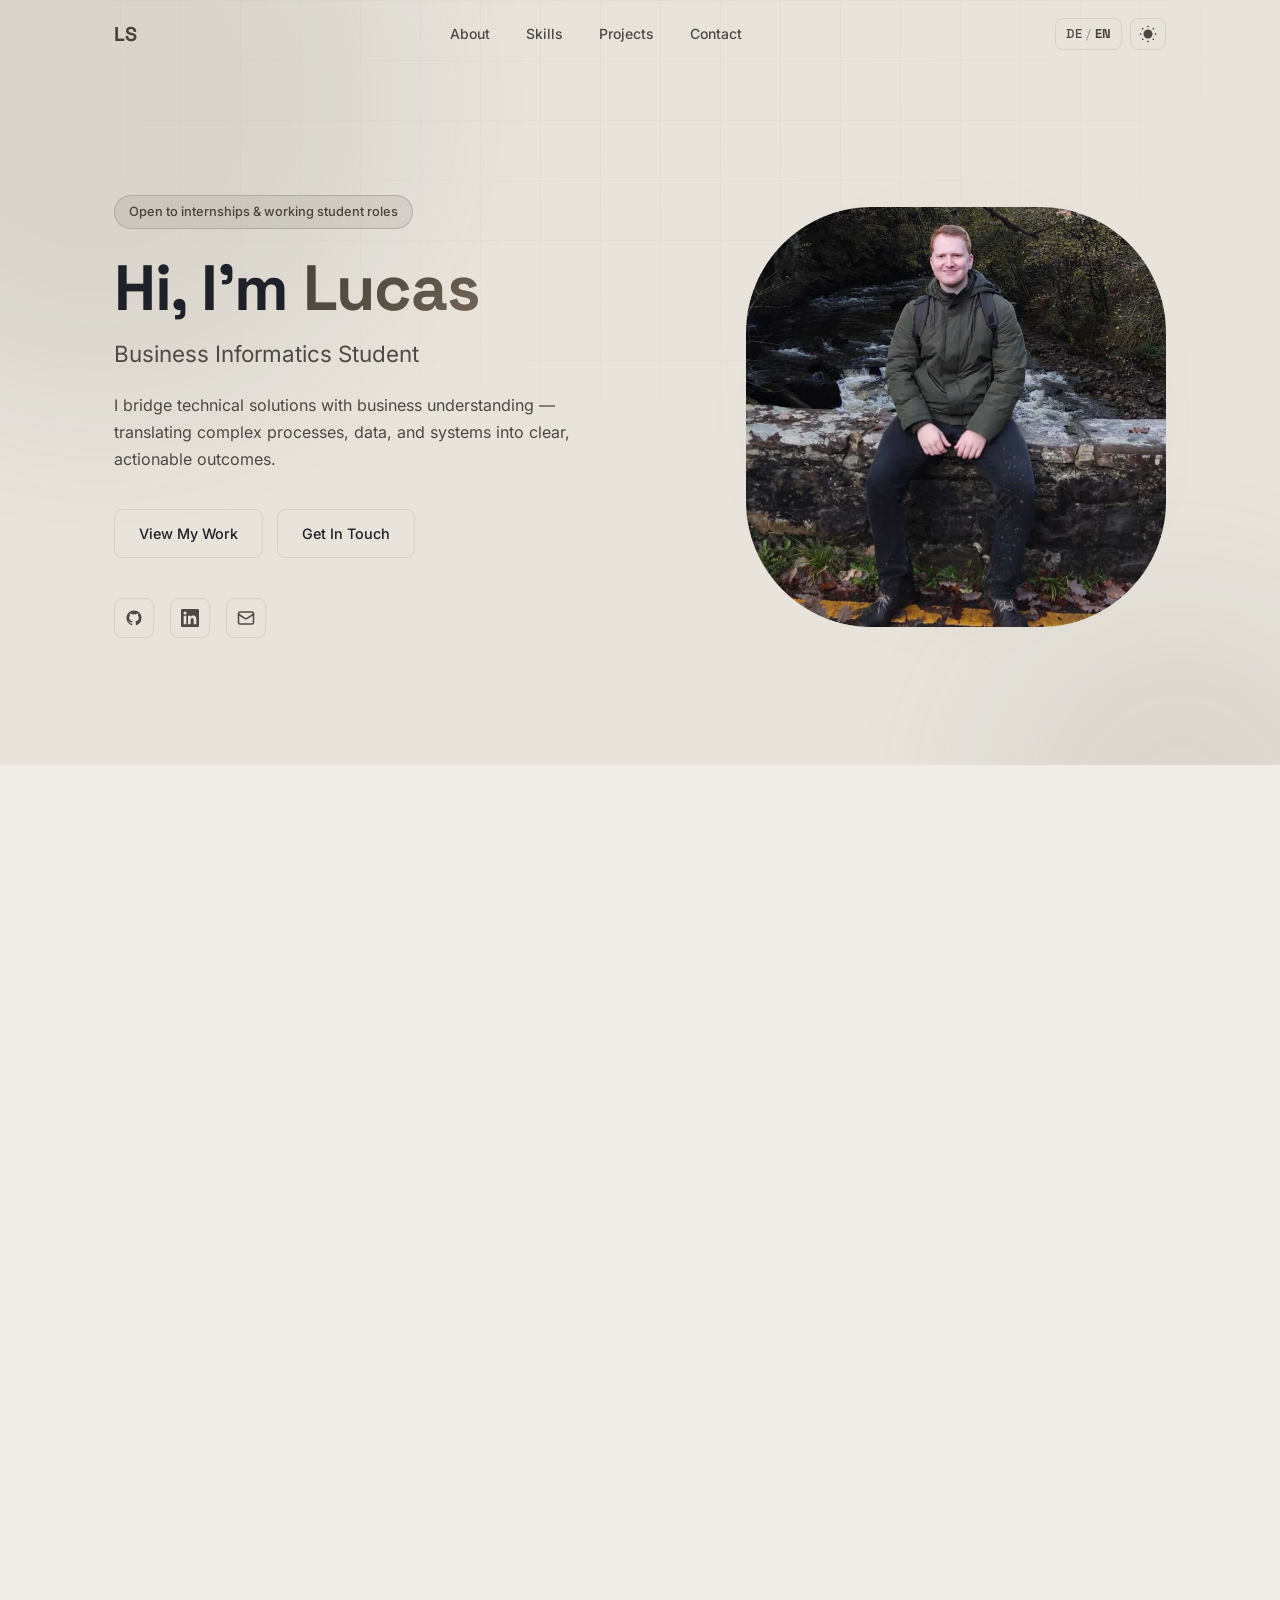
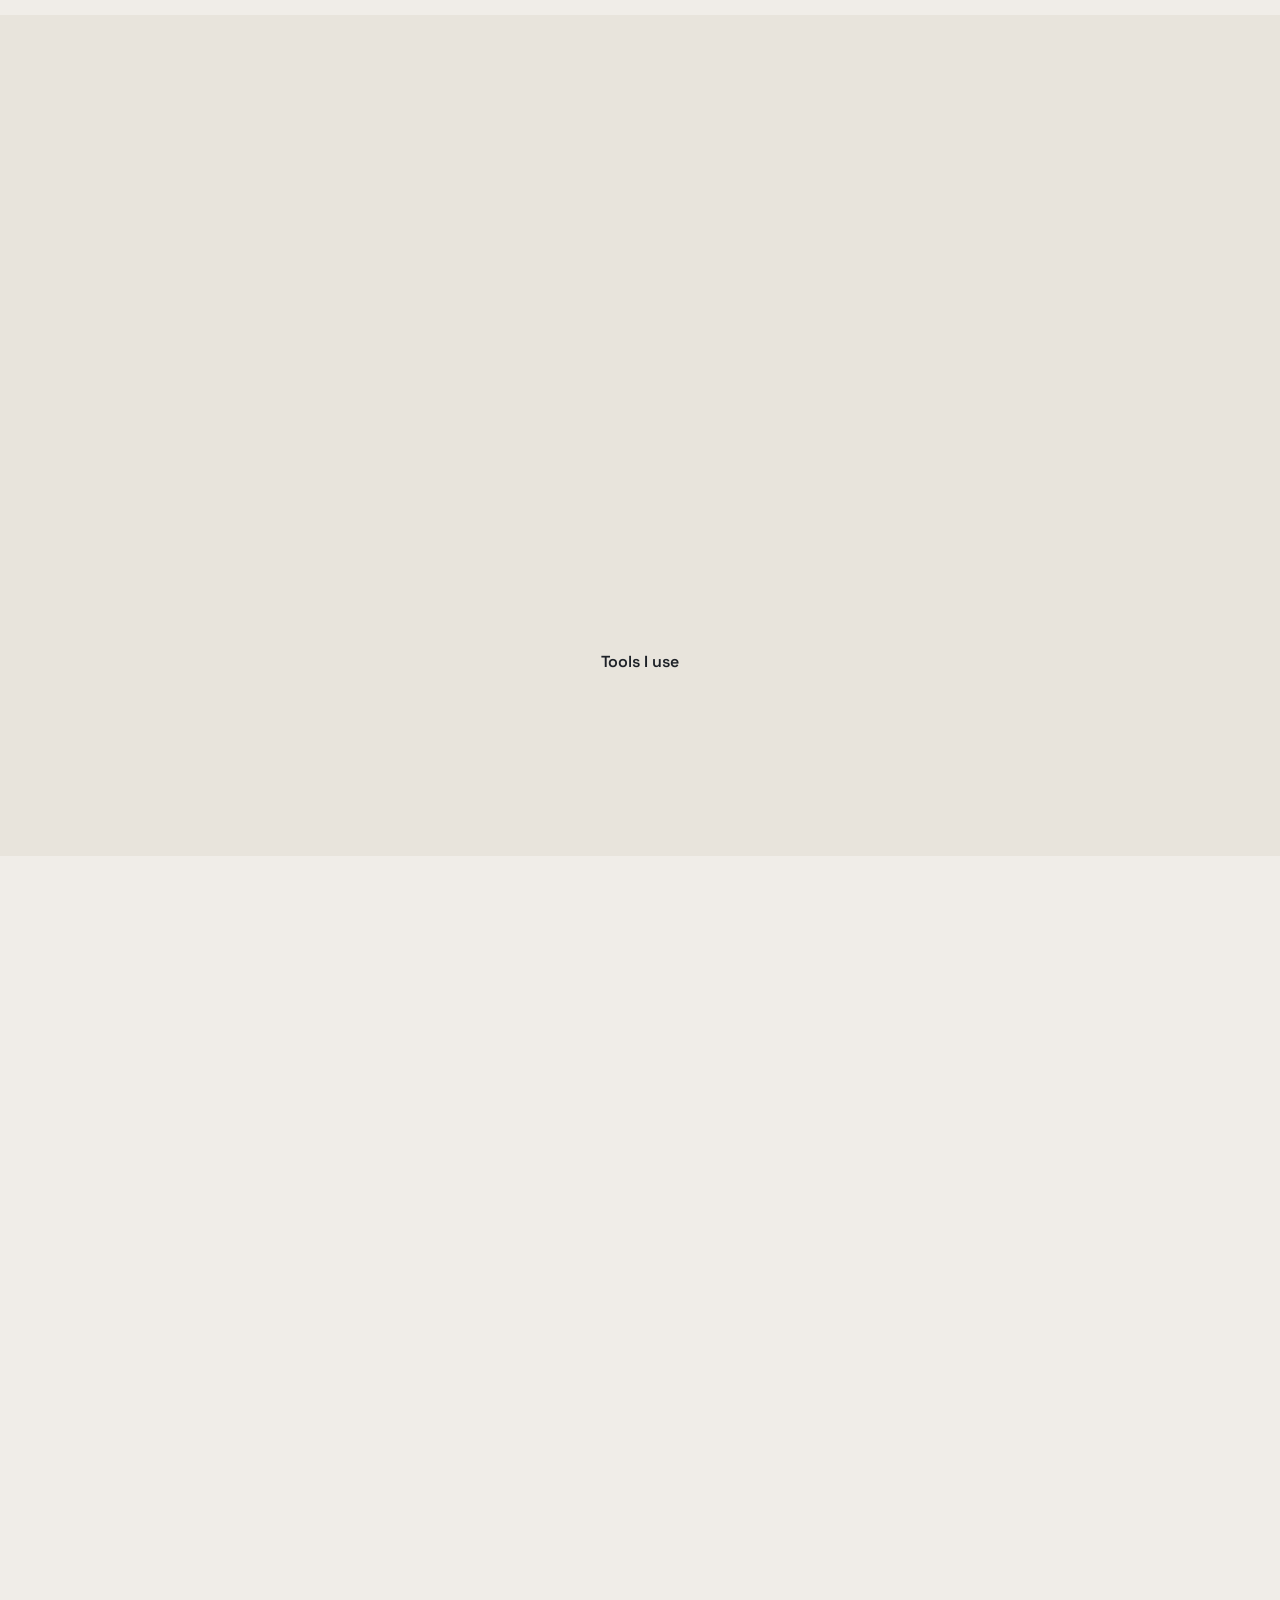
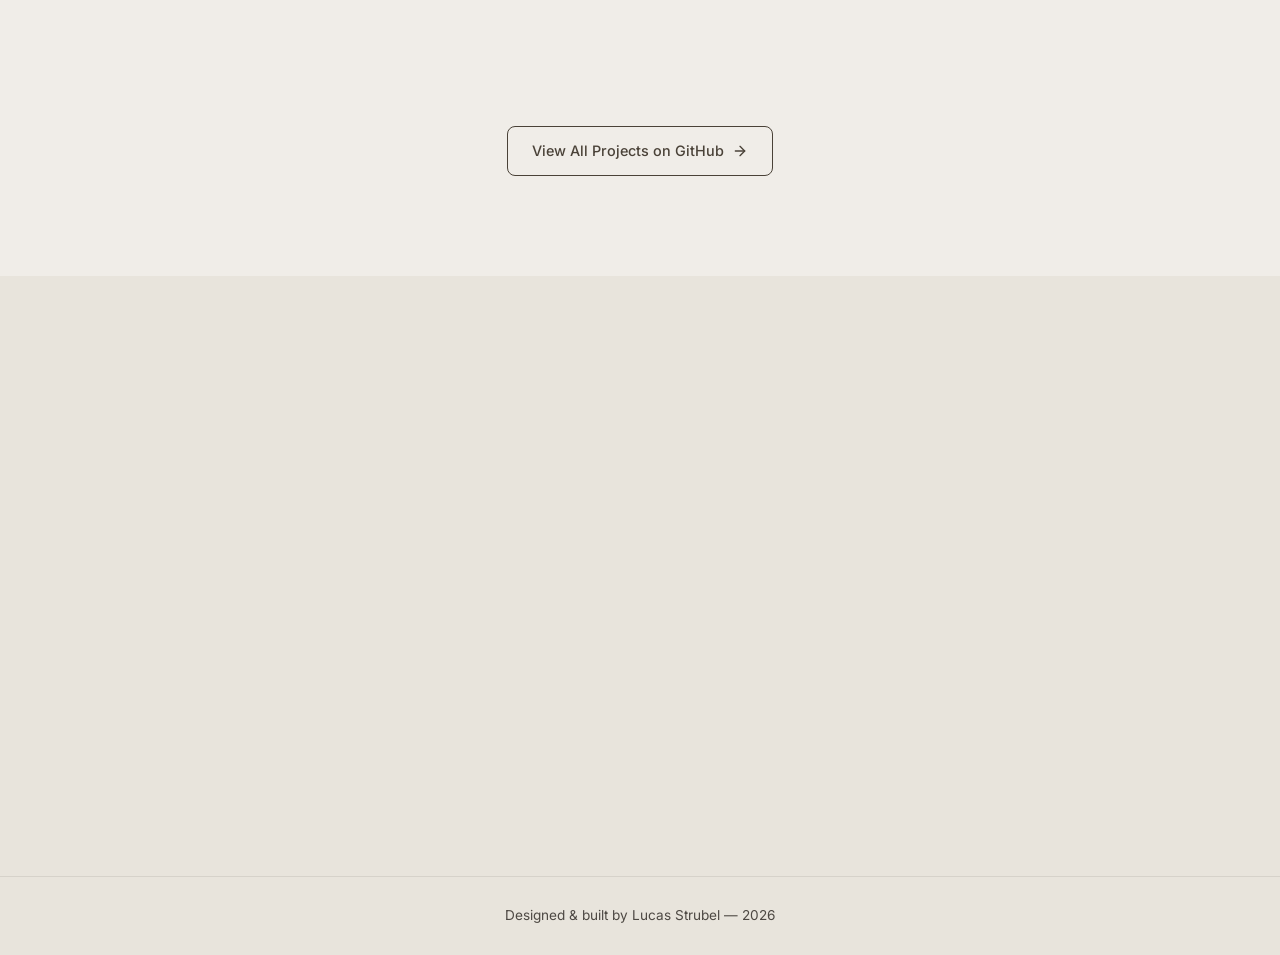
<file: index.html>
<!DOCTYPE html>
<html lang="en">

<head>
  <meta charset="UTF-8" />
  <meta http-equiv="Content-Security-Policy" content="default-src 'self'; script-src 'self'; style-src 'self'; img-src 'self' data:; font-src 'self'; connect-src 'self'; object-src 'none'; base-uri 'self'; form-action 'none'" />
  <meta name="referrer" content="strict-origin-when-cross-origin" />
  <script src="init.js"></script>
  <meta name="viewport" content="width=device-width, initial-scale=1.0" />
  <title>Lucas Strubel — Portfolio</title>
  <meta name="description" content="Lucas Strubel, business informatics student: projects such as Faktura, skills in software engineering, data and process analysis." />
  <link rel="icon" type="image/png" href="favicon.png" />
  <link rel="apple-touch-icon" href="apple-touch-icon.png" />
  <link rel="canonical" href="https://lucasstrubel.me/" />
  <meta property="og:type" content="website" />
  <meta property="og:site_name" content="Lucas Strubel" />
  <meta property="og:title" content="Lucas Strubel — Portfolio" />
  <meta property="og:description" content="Lucas Strubel, business informatics student: projects such as Faktura, skills in software engineering, data and process analysis." />
  <meta property="og:url" content="https://lucasstrubel.me/" />
  <meta property="og:image" content="https://lucasstrubel.me/assets/og-image-v2.jpg" />
  <meta property="og:image:width" content="1200" />
  <meta property="og:image:height" content="630" />
  <meta property="og:image:alt" content="Lucas Strubel — Business Informatics Student · lucasstrubel.me" />
  <meta property="og:locale" content="en_US" />
  <meta property="og:locale:alternate" content="de_DE" />
  <meta name="twitter:card" content="summary_large_image" />
  <link rel="preload" href="assets/fonts/inter-latin.woff2" as="font" type="font/woff2" crossorigin />
  <link rel="preload" href="assets/fonts/space-grotesk-latin.woff2" as="font" type="font/woff2" crossorigin />
  <link rel="stylesheet" href="style.css" />
  <script type="application/ld+json">
  {
    "@context": "https://schema.org",
    "@type": "Person",
    "name": "Lucas Strubel",
    "url": "https://lucasstrubel.me/",
    "jobTitle": "Business Informatics Student",
    "affiliation": {
      "@type": "CollegeOrUniversity",
      "name": "Technische Hochschule Mannheim"
    },
    "sameAs": [
      "https://github.com/lucasstrubel",
      "https://linkedin.com/in/lucasstrubel"
    ]
  }
  </script>
</head>

<body>

  <a class="skip-link" href="#main" data-i18n="a11y.skip">Skip to content</a>

  <!-- Navigation -->
  <nav class="nav" id="nav">
    <div class="nav-inner">
      <a href="#hero" class="nav-logo">LS</a>
      <ul class="nav-links" id="navLinks">
        <li><a href="#about" data-i18n="nav.about">About</a></li>
        <li><a href="#skills" data-i18n="nav.skills">Skills</a></li>
        <li><a href="#projects" data-i18n="nav.projects">Projects</a></li>
        <li><a href="#contact" data-i18n="nav.contact">Contact</a></li>
      </ul>
      <div class="nav-actions">
      <button class="lang-toggle" id="langToggle" aria-label="DE/EN – Switch language" data-i18n-attr="aria-label:a11y.lang">
        <span class="lang-opt-de">DE</span><span class="lang-sep">/</span><span class="lang-opt-en">EN</span>
      </button>
      <button class="theme-toggle" id="themeToggle" aria-label="Switch color theme" data-i18n-attr="aria-label:a11y.theme">
        <svg class="icon-moon" viewBox="0 0 24 24" xmlns="http://www.w3.org/2000/svg">
          <path d="M21 12.79A9 9 0 1 1 11.21 3a7 7 0 0 0 9.79 9.79z" />
        </svg>
        <svg class="icon-sun" viewBox="0 0 24 24" xmlns="http://www.w3.org/2000/svg" stroke="currentColor"
          stroke-width="2" fill="none">
          <circle cx="12" cy="12" r="5" />
          <line x1="12" y1="1" x2="12" y2="3" />
          <line x1="12" y1="21" x2="12" y2="23" />
          <line x1="4.22" y1="4.22" x2="5.64" y2="5.64" />
          <line x1="18.36" y1="18.36" x2="19.78" y2="19.78" />
          <line x1="1" y1="12" x2="3" y2="12" />
          <line x1="21" y1="12" x2="23" y2="12" />
          <line x1="4.22" y1="19.78" x2="5.64" y2="18.36" />
          <line x1="18.36" y1="5.64" x2="19.78" y2="4.22" />
        </svg>
      </button>
      </div>
      <button class="nav-toggle" id="navToggle" aria-expanded="false" aria-controls="navLinks" aria-label="Toggle menu" data-i18n-attr="aria-label:a11y.menu">
        <span></span><span></span><span></span>
      </button>
    </div>
  </nav>

  <main id="main">

  <!-- Hero -->
  <section class="hero" id="hero">
    <div class="hero-bg">
      <div class="hero-grid"></div>
      <div class="hero-blob blob-1"></div>
      <div class="hero-blob blob-2"></div>
    </div>
    <div class="hero-content">
      <div class="hero-badge" data-i18n="hero.badge">Open to internships &amp; working student roles</div>
      <h1 class="hero-title" data-i18n="hero.title">Hi, I'm <span class="gradient-text">Lucas</span></h1>
      <p class="hero-subtitle" data-i18n="hero.subtitle">Business Informatics Student</p>
      <p class="hero-description" data-i18n="hero.desc">I bridge technical solutions with business understanding — translating complex processes, data, and systems into clear, actionable outcomes.</p>
      <div class="hero-actions">
        <a href="#projects" class="btn btn-primary" data-i18n="hero.work">View My Work</a>
        <a href="#contact" class="btn btn-ghost" data-i18n="hero.contact">Get In Touch</a>
      </div>
      <div class="hero-socials">
        <a href="https://github.com/lucasstrubel" target="_blank" rel="noopener" aria-label="GitHub">
          <svg viewBox="0 0 24 24" fill="currentColor">
            <path
              d="M12 2C6.477 2 2 6.484 2 12.017c0 4.425 2.865 8.18 6.839 9.504.5.092.682-.217.682-.483 0-.237-.008-.868-.013-1.703-2.782.605-3.369-1.343-3.369-1.343-.454-1.158-1.11-1.466-1.11-1.466-.908-.62.069-.608.069-.608 1.003.07 1.531 1.032 1.531 1.032.892 1.53 2.341 1.088 2.91.832.092-.647.35-1.088.636-1.338-2.22-.253-4.555-1.113-4.555-4.951 0-1.093.39-1.988 1.029-2.688-.103-.253-.446-1.272.098-2.65 0 0 .84-.27 2.75 1.026A9.564 9.564 0 0112 6.844c.85.004 1.705.115 2.504.337 1.909-1.296 2.747-1.027 2.747-1.027.546 1.379.202 2.398.1 2.651.64.7 1.028 1.595 1.028 2.688 0 3.848-2.339 4.695-4.566 4.943.359.309.678.92.678 1.855 0 1.338-.012 2.419-.012 2.747 0 .268.18.58.688.482A10.019 10.019 0 0022 12.017C22 6.484 17.522 2 12 2z" />
          </svg>
        </a>
        <a href="https://linkedin.com/in/lucasstrubel" target="_blank" rel="noopener" aria-label="LinkedIn">
          <svg viewBox="0 0 24 24" fill="currentColor">
            <path
              d="M20.447 20.452h-3.554v-5.569c0-1.328-.027-3.037-1.852-3.037-1.853 0-2.136 1.445-2.136 2.939v5.667H9.351V9h3.414v1.561h.046c.477-.9 1.637-1.85 3.37-1.85 3.601 0 4.267 2.37 4.267 5.455v6.286zM5.337 7.433a2.062 2.062 0 01-2.063-2.065 2.064 2.064 0 112.063 2.065zm1.782 13.019H3.555V9h3.564v11.452zM22.225 0H1.771C.792 0 0 .774 0 1.729v20.542C0 23.227.792 24 1.771 24h20.451C23.2 24 24 23.227 24 22.271V1.729C24 .774 23.2 0 22.222 0h.003z" />
          </svg>
        </a>
        <a href="mailto:lucas.strubel.business@gmail.com" aria-label="E-Mail">
          <svg viewBox="0 0 24 24" fill="none" stroke="currentColor" stroke-width="2" stroke-linecap="round"
            stroke-linejoin="round">
            <rect x="2" y="4" width="20" height="16" rx="2" />
            <path d="m22 7-8.97 5.7a1.94 1.94 0 0 1-2.06 0L2 7" />
          </svg>
        </a>
      </div>
    </div>
    <div class="hero-image">
      <div class="hero-image-wrapper">
        <img src="assets/picture2-400.webp" srcset="assets/picture2-400.webp 400w, assets/picture2.webp 800w"
          sizes="(max-width: 600px) 240px, (max-width: 900px) 300px, 420px"
          alt="Lucas Strubel" width="800" height="800" fetchpriority="high" />
        <div class="hero-image-glow"></div>
      </div>
    </div>
  </section>

  <!-- About -->
  <section class="section section-dark" id="about">
    <div class="container">
      <div class="section-header">
        <span class="section-tag" data-i18n="about.tag">Who I Am</span>
        <h2 class="section-title" data-i18n="about.title">About Me</h2>
      </div>
      <div class="about-grid">
        <div class="about-text-col">
          <p class="about-lead" data-i18n="about.lead">I'm a Business Informatics student who connects technical depth with business thinking. I turn complex processes, data, and systems into clear, pragmatic solutions for real organisational challenges.</p>
          <p class="about-body" data-i18n="about.body">Through personal projects, team labs, and coursework I've built the habit of structuring ambiguous problems, explaining them simply, and delivering results that are actually usable. When I'm not studying or coding, you'll find me somewhere outdoors.</p>
          <ul class="about-highlights">
            <li class="about-highlight">
              <svg viewBox="0 0 24 24" fill="none" stroke="currentColor" stroke-width="1.5" stroke-linecap="round"
                stroke-linejoin="round" aria-hidden="true">
                <polyline points="16 18 22 12 16 6" />
                <polyline points="8 6 2 12 8 18" />
              </svg>
              <h3 data-i18n="about.hl.lang.title">Languages</h3>
              <p>Java, Python, JavaScript, SQL, PHP, CSS</p>
            </li>
            <li class="about-highlight">
              <svg viewBox="0 0 24 24" fill="none" stroke="currentColor" stroke-width="1.5" stroke-linecap="round"
                stroke-linejoin="round" aria-hidden="true">
                <path d="M21 15a2 2 0 0 1-2 2H7l-4 4V5a2 2 0 0 1 2-2h14a2 2 0 0 1 2 2z" />
              </svg>
              <h3>Soft Skills</h3>
              <p data-i18n="about.hl.soft.text">Problem solving, communication, analytical thinking</p>
            </li>
            <li class="about-highlight">
              <svg viewBox="0 0 24 24" fill="none" stroke="currentColor" stroke-width="1.5" stroke-linecap="round"
                stroke-linejoin="round" aria-hidden="true">
                <rect x="2" y="7" width="20" height="14" rx="2" />
                <path d="M16 7V5a2 2 0 0 0-2-2h-4a2 2 0 0 0-2 2v2" />
                <line x1="2" y1="13" x2="22" y2="13" />
              </svg>
              <h3 data-i18n="about.hl.proj.title">Projects</h3>
              <p data-i18n="about.hl.proj.text">including <a href="projects/faktura.html">Faktura</a></p>
            </li>
          </ul>
          <a href="assets/Lebenslauf_Lucas_Strubel.pdf" download class="btn btn-outline">
            <svg viewBox="0 0 24 24" fill="none" stroke="currentColor" stroke-width="2" stroke-linecap="round"
              stroke-linejoin="round">
              <path d="M21 15v4a2 2 0 0 1-2 2H5a2 2 0 0 1-2-2v-4" />
              <polyline points="7 10 12 15 17 10" />
              <line x1="12" y1="15" x2="12" y2="3" />
            </svg>
            <span data-i18n="about.cv">Download CV</span>
          </a>
        </div>
      </div>
    </div>
  </section>

  <!-- Skills -->
  <section class="section" id="skills">
    <div class="container">
      <div class="section-header">
        <span class="section-tag" data-i18n="skills.tag">What I Use</span>
        <h2 class="section-title" data-i18n="skills.title">Skills &amp; Tools</h2>
      </div>
      <div class="skills-grid">
        <div class="skill-card">
          <div class="skill-icon">
            <svg viewBox="0 0 24 24" fill="none" stroke="currentColor" stroke-width="1.5">
              <polyline points="16 18 22 12 16 6" />
              <polyline points="8 6 2 12 8 18" />
            </svg>
          </div>
          <h3>Software Engineering</h3>
          <div class="skill-tags">
            <span>Java</span>
            <span>Python</span>
            <span>Claude Code</span>
            <span>Codex</span>
            <span>Git</span>
          </div>
        </div>
        <div class="skill-card">
          <div class="skill-icon">
            <svg viewBox="0 0 24 24" fill="none" stroke="currentColor" stroke-width="1.5">
              <ellipse cx="12" cy="5" rx="9" ry="3" />
              <path d="M21 12c0 1.66-4 3-9 3s-9-1.34-9-3" />
              <path d="M3 5v14c0 1.66 4 3 9 3s9-1.34 9-3V5" />
            </svg>
          </div>
          <h3 data-i18n="skills.webdata">Web &amp; Databases</h3>
          <div class="skill-tags">
            <span>HTML</span>
            <span>CSS</span>
            <span>JavaScript</span>
            <span>PHP</span>
            <span>SQL</span>
          </div>
        </div>
        <div class="skill-card">
          <div class="skill-icon">
            <svg viewBox="0 0 24 24" fill="none" stroke="currentColor" stroke-width="1.5">
              <circle cx="5" cy="6" r="2" />
              <circle cx="19" cy="6" r="2" />
              <circle cx="12" cy="18" r="2" />
              <path d="M7 6h10M5 8v5a2 2 0 0 0 2 2h3M19 8v5a2 2 0 0 1-2 2h-3" />
            </svg>
          </div>
          <h3 data-i18n="skills.process">Process &amp; Business Analysis</h3>
          <div class="skill-tags">
            <span>BPMN 2.0</span>
            <span>DMN</span>
            <span>Signavio</span>
          </div>
        </div>
      </div>

      <h3 class="tools-title" data-i18n="skills.tools">Tools I use</h3>
      <ul class="tools-grid">
        <li class="tool-tile" title="VS Code">
          <img src="assets/tools/vscode.svg" alt="VS Code" width="32" height="32" loading="lazy" />
        </li>
        <li class="tool-tile" title="Git">
          <img src="assets/tools/git.svg" alt="Git" width="32" height="32" loading="lazy" />
        </li>
        <li class="tool-tile tool-tile--mono" title="GitHub">
          <img src="assets/tools/github.svg" alt="GitHub" width="32" height="32" loading="lazy" />
        </li>
        <li class="tool-tile" title="Claude Code">
          <img src="assets/tools/claude.svg" alt="Claude Code" width="32" height="32" loading="lazy" />
        </li>
        <li class="tool-tile tool-tile--mono" title="Codex">
          <img src="assets/tools/codex.svg" alt="Codex" width="32" height="32" loading="lazy" />
        </li>
        <li class="tool-tile tool-tile--generic" title="Signavio">
          <svg viewBox="0 0 24 24" fill="none" stroke="currentColor" stroke-width="1.5" role="img" aria-label="Signavio">
            <circle cx="5" cy="6" r="2" />
            <circle cx="19" cy="6" r="2" />
            <circle cx="12" cy="18" r="2" />
            <path d="M7 6h10M5 8v5a2 2 0 0 0 2 2h3M19 8v5a2 2 0 0 1-2 2h-3" />
          </svg>
        </li>
      </ul>
    </div>
  </section>

  <!-- Projects -->
  <section class="section section-dark" id="projects">
    <div class="container">
      <div class="section-header">
        <span class="section-tag" data-i18n="projects.tag">What I've Built</span>
        <h2 class="section-title" data-i18n="projects.title">Featured Projects</h2>
      </div>
      <div class="projects-grid">
        <article class="project-card project-featured">
          <div class="project-header">
            <a href="https://github.com/lucasstrubel/faktura" target="_blank" rel="noopener" aria-label="Faktura on GitHub"
              data-i18n-attr="aria-label:a11y.ghFaktura" class="project-github-link">
              <svg viewBox="0 0 24 24" fill="currentColor">
                <path
                  d="M12 2C6.477 2 2 6.484 2 12.017c0 4.425 2.865 8.18 6.839 9.504.5.092.682-.217.682-.483 0-.237-.008-.868-.013-1.703-2.782.605-3.369-1.343-3.369-1.343-.454-1.158-1.11-1.466-1.11-1.466-.908-.62.069-.608.069-.608 1.003.07 1.531 1.032 1.531 1.032.892 1.53 2.341 1.088 2.91.832.092-.647.35-1.088.636-1.338-2.22-.253-4.555-1.113-4.555-4.951 0-1.093.39-1.988 1.029-2.688-.103-.253-.446-1.272.098-2.65 0 0 .84-.27 2.75 1.026A9.564 9.564 0 0112 6.844c.85.004 1.705.115 2.504.337 1.909-1.296 2.747-1.027 2.747-1.027.546 1.379.202 2.398.1 2.651.64.7 1.028 1.595 1.028 2.688 0 3.848-2.339 4.695-4.566 4.943.359.309.678.92.678 1.855 0 1.338-.012 2.419-.012 2.747 0 .268.18.58.688.482A10.019 10.019 0 0022 12.017C22 6.484 17.522 2 12 2z" />
              </svg>
            </a>
          </div>
          <div class="project-body">
            <span class="project-label project-label--case">Software Engineering</span>
            <h3 class="project-title"><a href="projects/faktura.html" class="card-link">Faktura</a></h3>
            <p class="project-desc" data-i18n="projects.faktura.desc">Lean desktop invoicing for freelancers and micro-businesses — from quote to invoice, with EN 16931 e-invoicing, designed around GoBD principles and fully local. Started as a team project at TH Mannheim, then developed further on my own into a shippable application.</p>
          </div>
          <div class="project-footer">
            <div class="project-tech">
              <span>Java 21</span>
              <span>Spring Boot</span>
              <span>JavaFX</span>
              <span>SQLite</span>
            </div>
          </div>
        </article>

        <article class="project-card">
          <div class="project-header">
            <a href="https://github.com/lucasstrubel/lucasstrubel.github.io" target="_blank" rel="noopener" aria-label="Portfolio website on GitHub"
              data-i18n-attr="aria-label:a11y.ghPortfolio" class="project-github-link">
              <svg viewBox="0 0 24 24" fill="currentColor">
                <path
                  d="M12 2C6.477 2 2 6.484 2 12.017c0 4.425 2.865 8.18 6.839 9.504.5.092.682-.217.682-.483 0-.237-.008-.868-.013-1.703-2.782.605-3.369-1.343-3.369-1.343-.454-1.158-1.11-1.466-1.11-1.466-.908-.62.069-.608.069-.608 1.003.07 1.531 1.032 1.531 1.032.892 1.53 2.341 1.088 2.91.832.092-.647.35-1.088.636-1.338-2.22-.253-4.555-1.113-4.555-4.951 0-1.093.39-1.988 1.029-2.688-.103-.253-.446-1.272.098-2.65 0 0 .84-.27 2.75 1.026A9.564 9.564 0 0112 6.844c.85.004 1.705.115 2.504.337 1.909-1.296 2.747-1.027 2.747-1.027.546 1.379.202 2.398.1 2.651.64.7 1.028 1.595 1.028 2.688 0 3.848-2.339 4.695-4.566 4.943.359.309.678.92.678 1.855 0 1.338-.012 2.419-.012 2.747 0 .268.18.58.688.482A10.019 10.019 0 0022 12.017C22 6.484 17.522 2 12 2z" />
              </svg>
            </a>
          </div>
          <div class="project-body">
            <span class="project-label project-label--case">Web</span>
            <h3 class="project-title"><a href="projects/portfolio.html" class="card-link" data-i18n="projects.portfolio.title">Portfolio Website</a></h3>
            <p class="project-desc" data-i18n="projects.portfolio.desc">This website — conceived and directed by me, built with Claude Code, no framework. Bilingual (DE/EN), with light and dark mode and project case studies; hosted on GitHub Pages and continuously maintained.</p>
          </div>
          <div class="project-footer">
            <div class="project-tech">
              <span>HTML</span>
              <span>CSS</span>
              <span>JavaScript</span>
              <span>GitHub Pages</span>
            </div>
          </div>
        </article>

        <article class="project-card project-placeholder">
          <div class="project-header">
            <a href="https://github.com/lucasstrubel" target="_blank" rel="noopener" aria-label="GitHub profile"
              data-i18n-attr="aria-label:a11y.ghProfile" class="project-github-link">
              <svg viewBox="0 0 24 24" fill="currentColor">
                <path
                  d="M12 2C6.477 2 2 6.484 2 12.017c0 4.425 2.865 8.18 6.839 9.504.5.092.682-.217.682-.483 0-.237-.008-.868-.013-1.703-2.782.605-3.369-1.343-3.369-1.343-.454-1.158-1.11-1.466-1.11-1.466-.908-.62.069-.608.069-.608 1.003.07 1.531 1.032 1.531 1.032.892 1.53 2.341 1.088 2.91.832.092-.647.35-1.088.636-1.338-2.22-.253-4.555-1.113-4.555-4.951 0-1.093.39-1.988 1.029-2.688-.103-.253-.446-1.272.098-2.65 0 0 .84-.27 2.75 1.026A9.564 9.564 0 0112 6.844c.85.004 1.705.115 2.504.337 1.909-1.296 2.747-1.027 2.747-1.027.546 1.379.202 2.398.1 2.651.64.7 1.028 1.595 1.028 2.688 0 3.848-2.339 4.695-4.566 4.943.359.309.678.92.678 1.855 0 1.338-.012 2.419-.012 2.747 0 .268.18.58.688.482A10.019 10.019 0 0022 12.017C22 6.484 17.522 2 12 2z" />
              </svg>
            </a>
            <span class="project-placeholder-badge" data-i18n="projects.wip">Work in Progress</span>
          </div>
          <div class="project-body">
            <span class="project-label project-label--case">AI Engineering</span>
            <h3 class="project-title" data-i18n="projects.api.title">Claude API Application</h3>
            <p class="project-desc" data-i18n="projects.api.desc">My own application built on the Claude API, developed alongside the “Building with the Claude API” course — from prompting and tool use to connecting my own data. Details to follow once a first version is ready.</p>
          </div>
          <div class="project-footer">
            <div class="project-tech">
              <span>Python</span>
              <span>Claude API</span>
            </div>
          </div>
        </article>
      </div>

      <div class="projects-cta">
        <a href="https://github.com/lucasstrubel" target="_blank" rel="noopener" class="btn btn-outline">
          <span data-i18n="projects.cta">View All Projects on GitHub</span>
          <svg viewBox="0 0 24 24" fill="none" stroke="currentColor" stroke-width="2" stroke-linecap="round"
            stroke-linejoin="round">
            <line x1="5" y1="12" x2="19" y2="12" />
            <polyline points="12 5 19 12 12 19" />
          </svg>
        </a>
      </div>
    </div>
  </section>

  <!-- Contact -->
  <section class="section" id="contact">
    <div class="container">
      <div class="section-header">
        <span class="section-tag" data-i18n="contact.tag">Let's Talk</span>
        <h2 class="section-title" data-i18n="contact.title">Get In Touch</h2>
      </div>
      <div class="contact-wrapper">
        <div class="contact-text">
          <p data-i18n="contact.text">I'm actively looking for internships and working student positions in Software Engineering, Business &amp; Process Analysis, and Data Analysis. If you have an opportunity or just want to connect — my inbox is open.</p>
          <div class="contact-info">
            <a href="mailto:lucas.strubel.business@gmail.com" class="contact-item">
              <svg viewBox="0 0 24 24" fill="none" stroke="currentColor" stroke-width="2" stroke-linecap="round"
                stroke-linejoin="round">
                <rect x="2" y="4" width="20" height="16" rx="2" />
                <path d="m22 7-8.97 5.7a1.94 1.94 0 0 1-2.06 0L2 7" />
              </svg>
              lucas.strubel.business@gmail.com
            </a>
            <a href="https://github.com/lucasstrubel" target="_blank" rel="noopener" class="contact-item">
              <svg viewBox="0 0 24 24" fill="currentColor">
                <path
                  d="M12 2C6.477 2 2 6.484 2 12.017c0 4.425 2.865 8.18 6.839 9.504.5.092.682-.217.682-.483 0-.237-.008-.868-.013-1.703-2.782.605-3.369-1.343-3.369-1.343-.454-1.158-1.11-1.466-1.11-1.466-.908-.62.069-.608.069-.608 1.003.07 1.531 1.032 1.531 1.032.892 1.53 2.341 1.088 2.91.832.092-.647.35-1.088.636-1.338-2.22-.253-4.555-1.113-4.555-4.951 0-1.093.39-1.988 1.029-2.688-.103-.253-.446-1.272.098-2.65 0 0 .84-.27 2.75 1.026A9.564 9.564 0 0112 6.844c.85.004 1.705.115 2.504.337 1.909-1.296 2.747-1.027 2.747-1.027.546 1.379.202 2.398.1 2.651.64.7 1.028 1.595 1.028 2.688 0 3.848-2.339 4.695-4.566 4.943.359.309.678.92.678 1.855 0 1.338-.012 2.419-.012 2.747 0 .268.18.58.688.482A10.019 10.019 0 0022 12.017C22 6.484 17.522 2 12 2z" />
              </svg>
              github.com/lucasstrubel
            </a>
            <a href="https://linkedin.com/in/lucasstrubel" target="_blank" rel="noopener" class="contact-item">
              <svg viewBox="0 0 24 24" fill="currentColor">
                <path
                  d="M20.447 20.452h-3.554v-5.569c0-1.328-.027-3.037-1.852-3.037-1.853 0-2.136 1.445-2.136 2.939v5.667H9.351V9h3.414v1.561h.046c.477-.9 1.637-1.85 3.37-1.85 3.601 0 4.267 2.37 4.267 5.455v6.286zM5.337 7.433a2.062 2.062 0 01-2.063-2.065 2.064 2.064 0 112.063 2.065zm1.782 13.019H3.555V9h3.564v11.452zM22.225 0H1.771C.792 0 0 .774 0 1.729v20.542C0 23.227.792 24 1.771 24h20.451C23.2 24 24 23.227 24 22.271V1.729C24 .774 23.2 0 22.222 0h.003z" />
              </svg>
              linkedin.com/in/lucasstrubel
            </a>
          </div>
        </div>
        <a href="mailto:lucas.strubel.business@gmail.com" class="btn btn-primary btn-large">
          <span data-i18n="contact.cta">Say Hello</span>
          <svg viewBox="0 0 24 24" fill="none" stroke="currentColor" stroke-width="2" stroke-linecap="round"
            stroke-linejoin="round">
            <line x1="22" y1="2" x2="11" y2="13" />
            <polygon points="22 2 15 22 11 13 2 9 22 2" />
          </svg>
        </a>
      </div>
    </div>
  </section>

  </main>

  <!-- Footer -->
  <footer class="footer">
    <div class="container">
      <p><span data-i18n="footer.built">Designed &amp; built by Lucas Strubel</span> &mdash; <span id="year"></span></p>
    </div>
  </footer>

  <script src="theme.js"></script>
  <script src="lang.js"></script>
  <script src="script.js"></script>
</body>

</html>
</file>
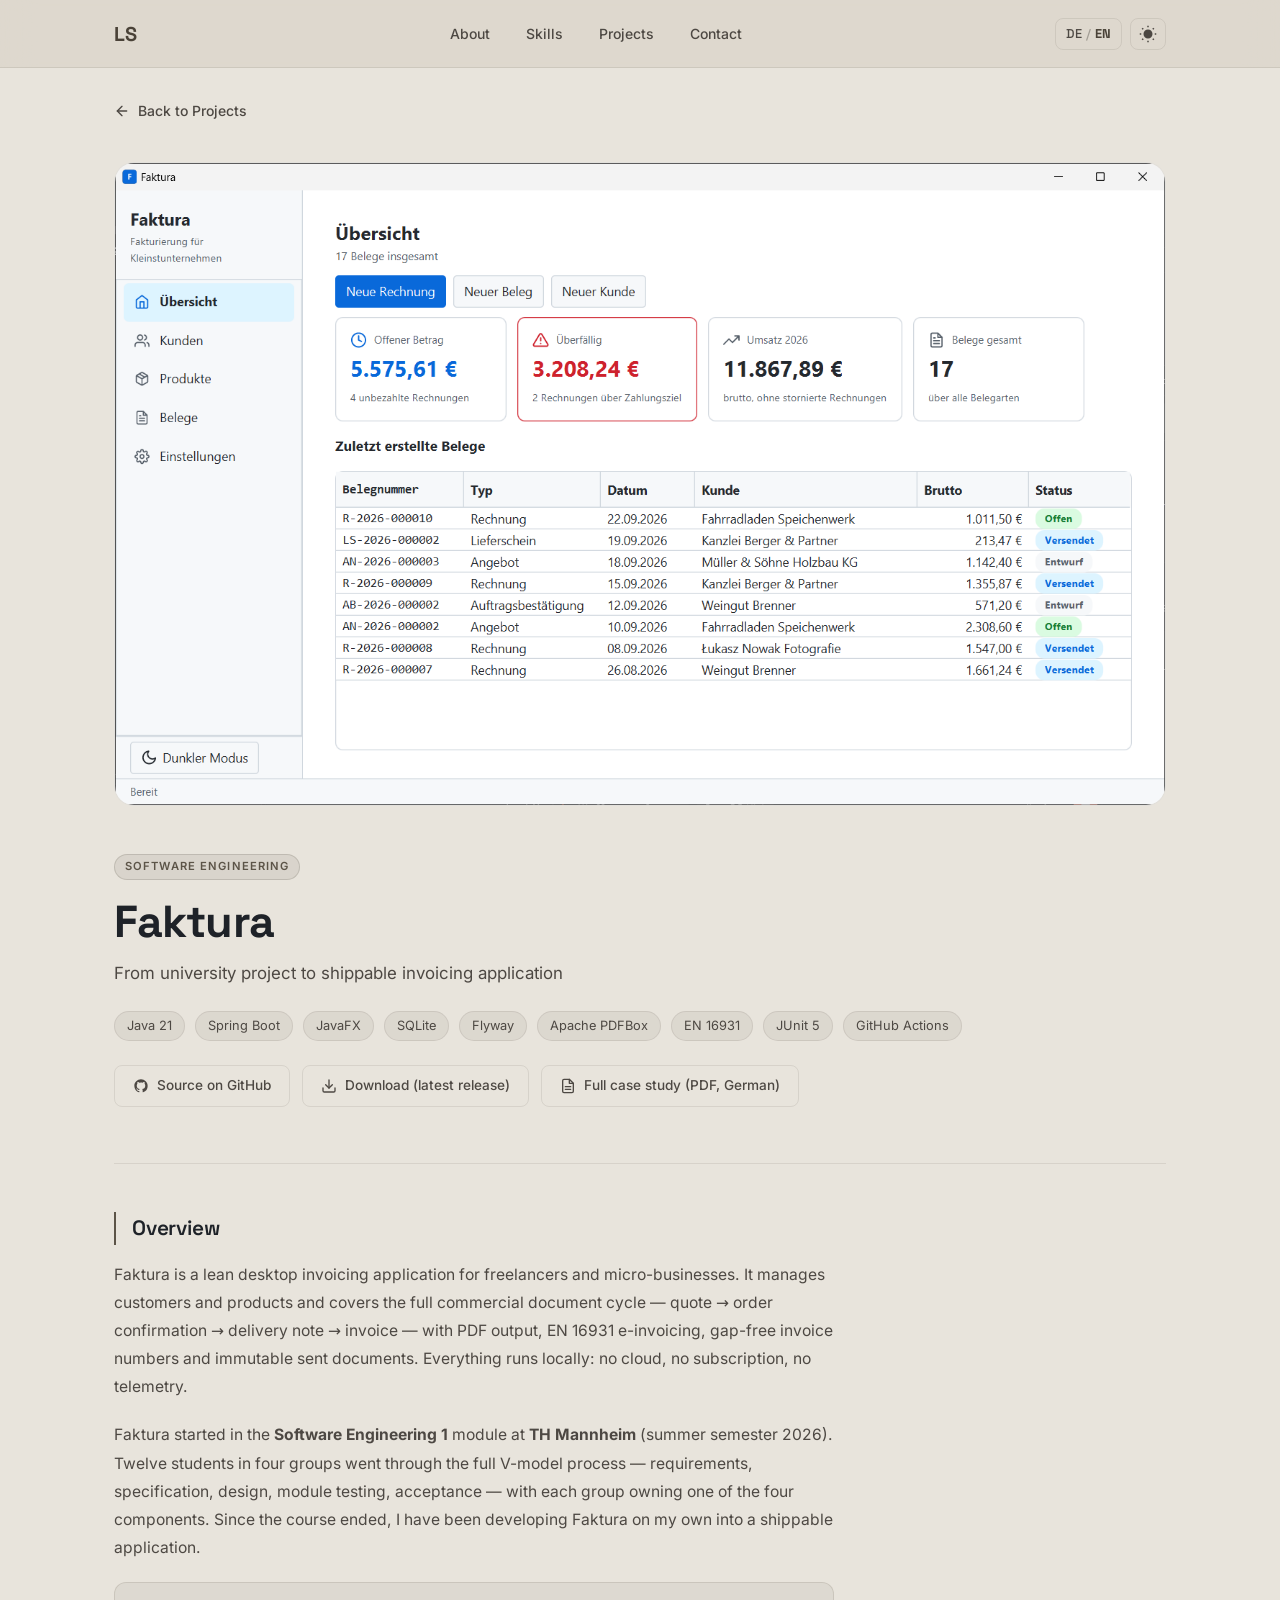
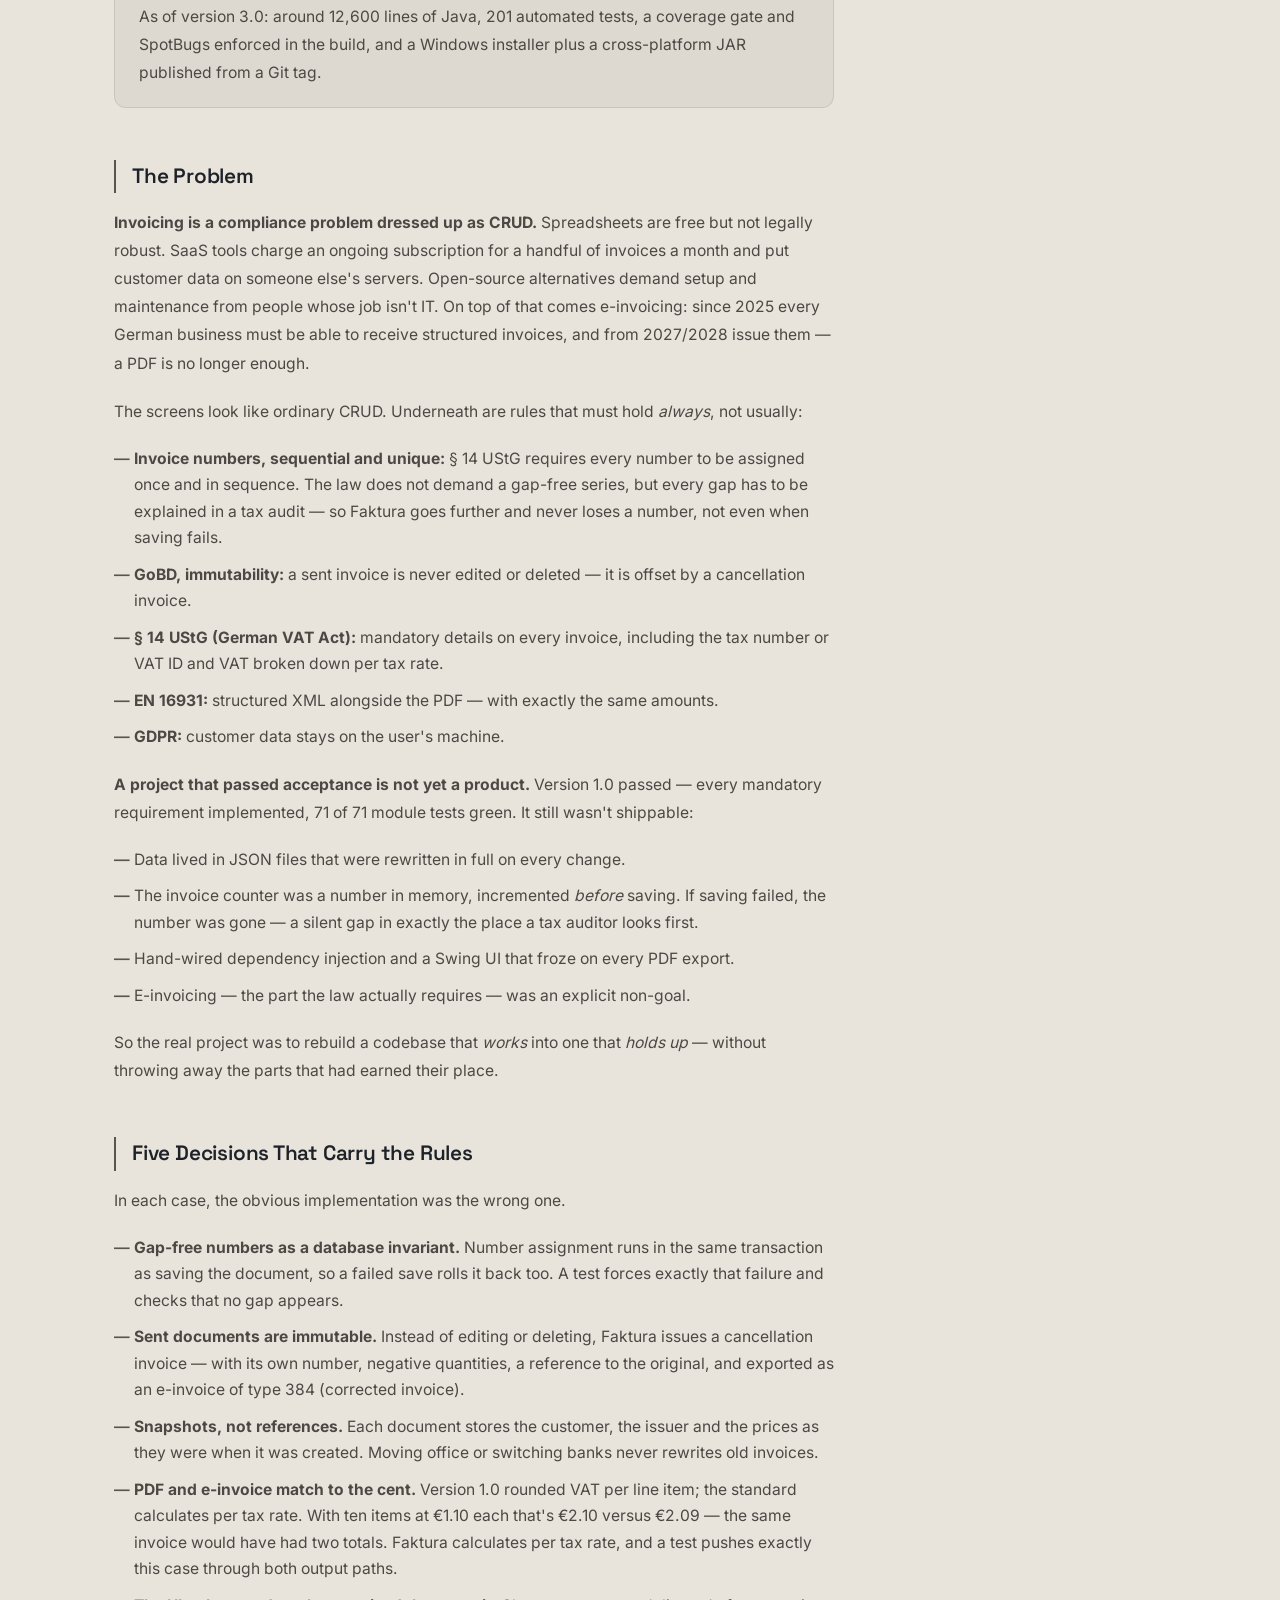
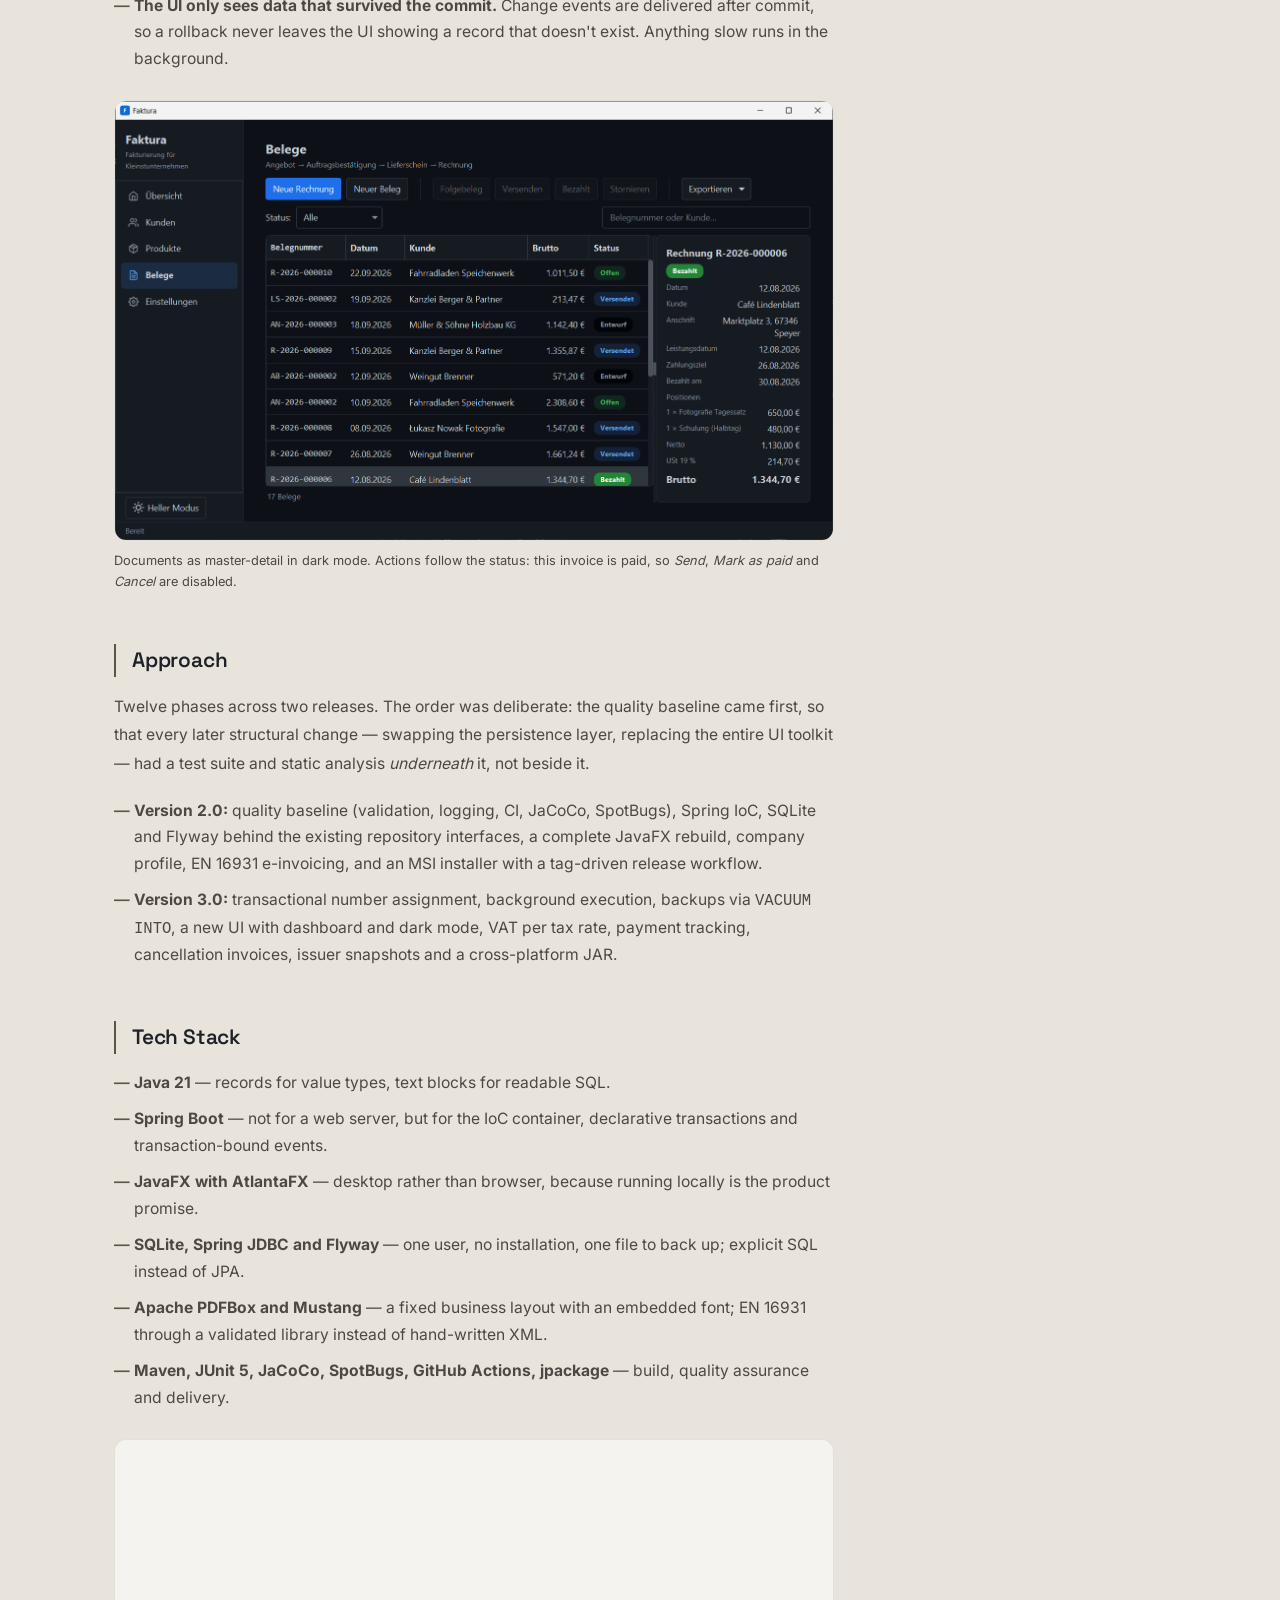
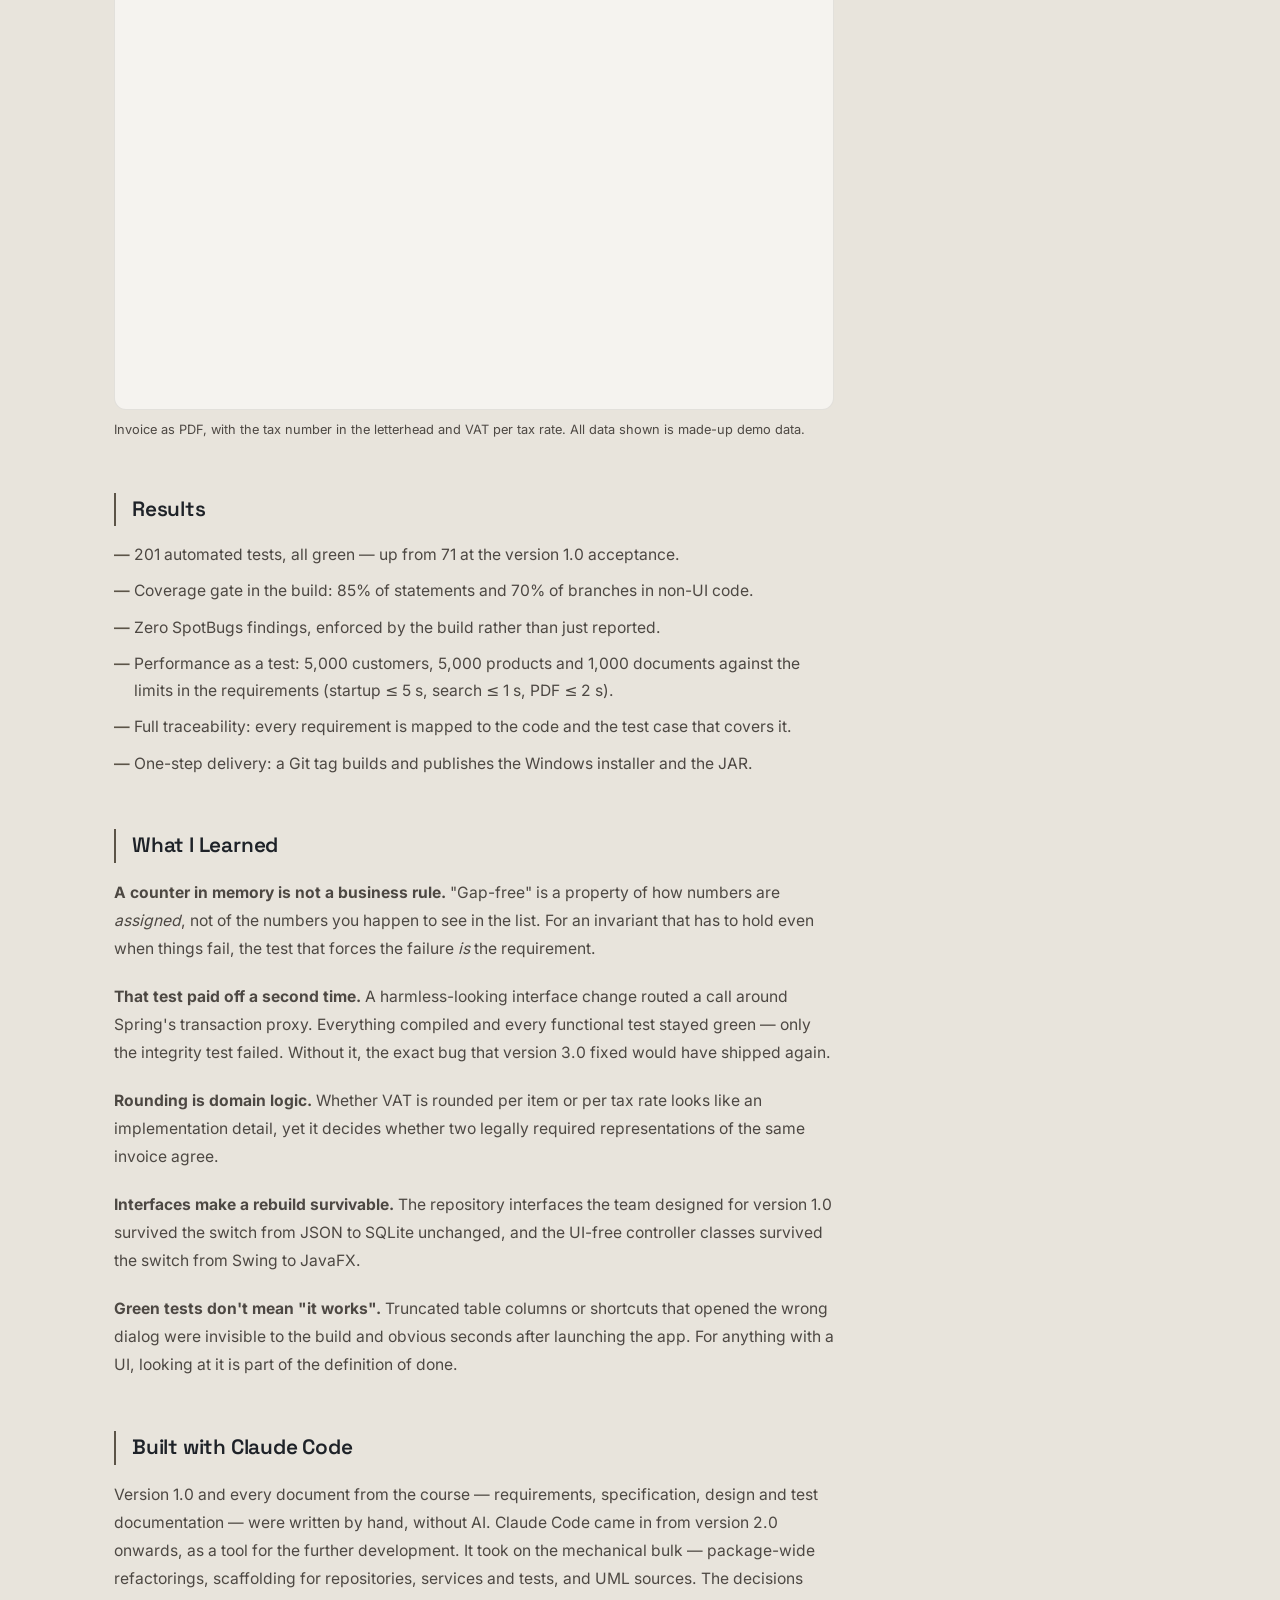
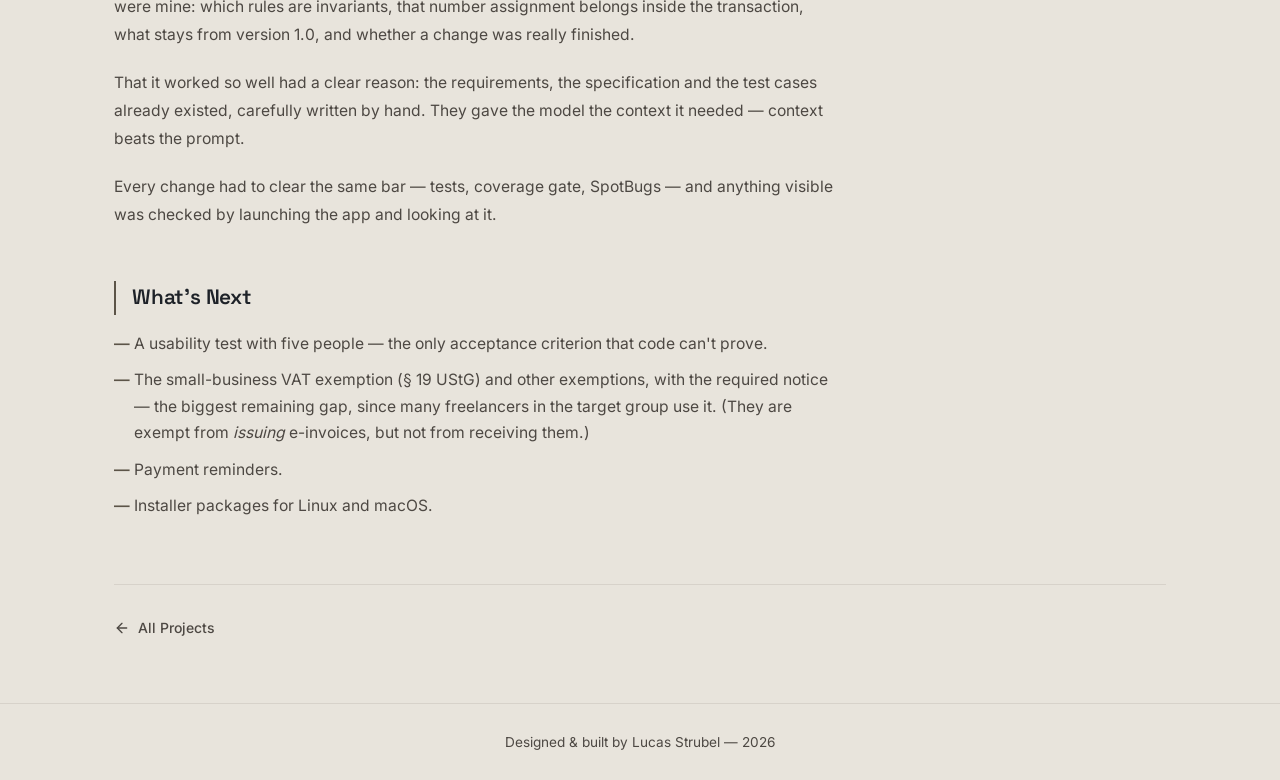
<file: projects/faktura.html>
<!DOCTYPE html>
<html lang="en">
<head>
  <meta charset="UTF-8" />
  <meta http-equiv="Content-Security-Policy" content="default-src 'self'; script-src 'self'; style-src 'self'; img-src 'self' data:; font-src 'self'; connect-src 'self'; object-src 'none'; base-uri 'self'; form-action 'none'" />
  <meta name="referrer" content="strict-origin-when-cross-origin" />
  <script src="../init.js"></script>
  <meta name="viewport" content="width=device-width, initial-scale=1.0" />
  <title>Faktura — Lucas Strubel</title>
  <meta name="description" content="Local desktop invoicing with EN 16931 e-invoicing, designed around GoBD principles: from a university project at TH Mannheim to a shippable application. Java 21, Spring Boot, JavaFX, SQLite." />
  <link rel="icon" type="image/png" href="../favicon.png" />
  <link rel="apple-touch-icon" href="../apple-touch-icon.png" />
  <link rel="canonical" href="https://lucasstrubel.me/projects/faktura.html" />
  <meta property="og:type" content="article" />
  <meta property="og:site_name" content="Lucas Strubel" />
  <meta property="og:title" content="Faktura — Case Study by Lucas Strubel" />
  <meta property="og:description" content="Local desktop invoicing with EN 16931 e-invoicing, designed around GoBD principles: from a university project at TH Mannheim to a shippable application. Java 21, Spring Boot, JavaFX, SQLite." />
  <meta property="og:url" content="https://lucasstrubel.me/projects/faktura.html" />
  <meta property="og:image" content="https://lucasstrubel.me/assets/faktura/uebersicht-hell.png" />
  <meta property="og:image:width" content="1459" />
  <meta property="og:image:height" content="892" />
  <meta property="og:image:alt" content="Overview of the Faktura invoicing application" />
  <meta property="og:locale" content="en_US" />
  <meta property="og:locale:alternate" content="de_DE" />
  <meta name="twitter:card" content="summary_large_image" />
  <link rel="preload" href="../assets/fonts/inter-latin.woff2" as="font" type="font/woff2" crossorigin />
  <link rel="preload" href="../assets/fonts/space-grotesk-latin.woff2" as="font" type="font/woff2" crossorigin />
  <link rel="stylesheet" href="../style.css" />
</head>
<body class="cs-page">

  <a class="skip-link" href="#main" data-i18n="a11y.skip">Skip to content</a>

  <!-- Navigation -->
  <nav class="nav scrolled" id="nav">
    <div class="nav-inner">
      <a href="../index.html" class="nav-logo">LS</a>
      <ul class="nav-links" id="navLinks">
        <li><a href="../index.html#about" data-i18n="nav.about">About</a></li>
        <li><a href="../index.html#skills" data-i18n="nav.skills">Skills</a></li>
        <li><a href="../index.html#projects" data-i18n="nav.projects">Projects</a></li>
        <li><a href="../index.html#contact" data-i18n="nav.contact">Contact</a></li>
      </ul>
      <div class="nav-actions">
        <button class="lang-toggle" id="langToggle" aria-label="DE/EN – Switch language" data-i18n-attr="aria-label:a11y.lang">
          <span class="lang-opt-de">DE</span><span class="lang-sep">/</span><span class="lang-opt-en">EN</span>
        </button>
        <button class="theme-toggle" id="themeToggle" aria-label="Switch color theme" data-i18n-attr="aria-label:a11y.theme">
          <svg class="icon-moon" viewBox="0 0 24 24" xmlns="http://www.w3.org/2000/svg"><path d="M21 12.79A9 9 0 1 1 11.21 3a7 7 0 0 0 9.79 9.79z"/></svg>
          <svg class="icon-sun" viewBox="0 0 24 24" xmlns="http://www.w3.org/2000/svg" stroke="currentColor" stroke-width="2" fill="none"><circle cx="12" cy="12" r="5"/><line x1="12" y1="1" x2="12" y2="3"/><line x1="12" y1="21" x2="12" y2="23"/><line x1="4.22" y1="4.22" x2="5.64" y2="5.64"/><line x1="18.36" y1="18.36" x2="19.78" y2="19.78"/><line x1="1" y1="12" x2="3" y2="12"/><line x1="21" y1="12" x2="23" y2="12"/><line x1="4.22" y1="19.78" x2="5.64" y2="18.36"/><line x1="18.36" y1="5.64" x2="19.78" y2="4.22"/></svg>
        </button>
      </div>
      <button class="nav-toggle" id="navToggle" aria-expanded="false" aria-controls="navLinks" aria-label="Toggle menu" data-i18n-attr="aria-label:a11y.menu">
        <span></span><span></span><span></span>
      </button>
    </div>
  </nav>

  <main id="main">
    <div class="container">

      <!-- Back link -->
      <a href="../index.html#projects" class="cs-back">
        <svg viewBox="0 0 24 24" fill="none" stroke="currentColor" stroke-width="2" stroke-linecap="round" stroke-linejoin="round"><line x1="19" y1="12" x2="5" y2="12"/><polyline points="12 19 5 12 12 5"/></svg>
        <span data-i18n="back.projects">Back to Projects</span>
      </a>

      <!-- Hero image -->
      <div class="cs-hero cs-hero--fit">
        <img src="../assets/faktura/uebersicht-hell.png" width="1459" height="892" fetchpriority="high"
          alt="Faktura overview showing open and overdue invoices and revenue for the year"
          data-i18n-attr="alt:fk.heroAlt" />
      </div>

      <!-- Meta -->
      <div class="cs-meta">
        <div class="cs-meta-top">
          <span class="project-label project-label--case">Software Engineering</span>
        </div>
        <h1 class="cs-title">Faktura</h1>
        <p class="cs-subtitle" data-i18n="fk.subtitle">From university project to shippable invoicing application</p>
        <div class="cs-tags">
          <span>Java 21</span>
          <span>Spring Boot</span>
          <span>JavaFX</span>
          <span>SQLite</span>
          <span>Flyway</span>
          <span>Apache PDFBox</span>
          <span>EN 16931</span>
          <span>JUnit 5</span>
          <span>GitHub Actions</span>
        </div>
        <div class="cs-links">
          <a href="https://github.com/lucasstrubel/faktura" target="_blank" rel="noopener">
            <svg viewBox="0 0 24 24" fill="currentColor"><path d="M12 2C6.477 2 2 6.484 2 12.017c0 4.425 2.865 8.18 6.839 9.504.5.092.682-.217.682-.483 0-.237-.008-.868-.013-1.703-2.782.605-3.369-1.343-3.369-1.343-.454-1.158-1.11-1.466-1.11-1.466-.908-.62.069-.608.069-.608 1.003.07 1.531 1.032 1.531 1.032.892 1.53 2.341 1.088 2.91.832.092-.647.35-1.088.636-1.338-2.22-.253-4.555-1.113-4.555-4.951 0-1.093.39-1.988 1.029-2.688-.103-.253-.446-1.272.098-2.65 0 0 .84-.27 2.75 1.026A9.564 9.564 0 0112 6.844c.85.004 1.705.115 2.504.337 1.909-1.296 2.747-1.027 2.747-1.027.546 1.379.202 2.398.1 2.651.64.7 1.028 1.595 1.028 2.688 0 3.848-2.339 4.695-4.566 4.943.359.309.678.92.678 1.855 0 1.338-.012 2.419-.012 2.747 0 .268.18.58.688.482A10.019 10.019 0 0022 12.017C22 6.484 17.522 2 12 2z"/></svg>
            <span data-i18n="fk.source">Source on GitHub</span>
          </a>
          <a href="https://github.com/lucasstrubel/faktura/releases/latest" target="_blank" rel="noopener">
            <svg viewBox="0 0 24 24" fill="none" stroke="currentColor" stroke-width="2" stroke-linecap="round" stroke-linejoin="round"><path d="M21 15v4a2 2 0 0 1-2 2H5a2 2 0 0 1-2-2v-4"/><polyline points="7 10 12 15 17 10"/><line x1="12" y1="15" x2="12" y2="3"/></svg>
            <span data-i18n="fk.download">Download (latest release)</span>
          </a>
          <a href="https://github.com/lucasstrubel/faktura/blob/main/dokumentation/pdf/Fallstudie.pdf" target="_blank" rel="noopener">
            <svg viewBox="0 0 24 24" fill="none" stroke="currentColor" stroke-width="2" stroke-linecap="round" stroke-linejoin="round"><path d="M14 2H6a2 2 0 0 0-2 2v16a2 2 0 0 0 2 2h12a2 2 0 0 0 2-2V8z"/><polyline points="14 2 14 8 20 8"/><line x1="16" y1="13" x2="8" y2="13"/><line x1="16" y1="17" x2="8" y2="17"/></svg>
            <span data-i18n="fk.caseStudy">Full case study (PDF, German)</span>
          </a>
        </div>
      </div>

      <div class="cs-divider"></div>

      <!-- Body content: English -->
      <div class="cs-body" data-lang="en">

        <section class="cs-section">
          <h2>Overview</h2>
          <p>
            Faktura is a lean desktop invoicing application for freelancers and micro-businesses.
            It manages customers and products and covers the full commercial document cycle —
            quote → order confirmation → delivery note → invoice — with PDF output, EN 16931
            e-invoicing, gap-free invoice numbers and immutable sent documents. Everything runs
            locally: no cloud, no subscription, no telemetry.
          </p>
          <p>
            Faktura started in the <strong>Software Engineering 1</strong> module at
            <strong>TH Mannheim</strong> (summer semester 2026). Twelve students in four groups
            went through the full V-model process — requirements, specification, design, module
            testing, acceptance — with each group owning one of the four components. Since the
            course ended, I have been developing Faktura on my own into a shippable application.
          </p>
          <div class="cs-highlight">
            <p>
              As of version 3.0: around 12,600 lines of Java, 201 automated tests, a coverage
              gate and SpotBugs enforced in the build, and a Windows installer plus a
              cross-platform JAR published from a Git tag.
            </p>
          </div>
        </section>

        <section class="cs-section">
          <h2>The Problem</h2>
          <p>
            <strong>Invoicing is a compliance problem dressed up as CRUD.</strong> Spreadsheets
            are free but not legally robust. SaaS tools charge an ongoing subscription for a
            handful of invoices a month and put customer data on someone else's servers.
            Open-source alternatives demand setup and maintenance from people whose job isn't IT.
            On top of that comes e-invoicing: since 2025 every German business must be able to
            receive structured invoices, and from 2027/2028 issue them — a PDF is no longer enough.
          </p>
          <p>
            The screens look like ordinary CRUD. Underneath are rules that must hold
            <em>always</em>, not usually:
          </p>
          <ul>
            <li><strong>Invoice numbers, sequential and unique:</strong> § 14 UStG requires every number to be assigned once and in sequence. The law does not demand a gap-free series, but every gap has to be explained in a tax audit — so Faktura goes further and never loses a number, not even when saving fails.</li>
            <li><strong>GoBD, immutability:</strong> a sent invoice is never edited or deleted — it is offset by a cancellation invoice.</li>
            <li><strong>§ 14 UStG (German VAT Act):</strong> mandatory details on every invoice, including the tax number or VAT ID and VAT broken down per tax rate.</li>
            <li><strong>EN 16931:</strong> structured XML alongside the PDF — with exactly the same amounts.</li>
            <li><strong>GDPR:</strong> customer data stays on the user's machine.</li>
          </ul>
          <p>
            <strong>A project that passed acceptance is not yet a product.</strong> Version 1.0
            passed — every mandatory requirement implemented, 71 of 71 module tests green. It still
            wasn't shippable:
          </p>
          <ul>
            <li>Data lived in JSON files that were rewritten in full on every change.</li>
            <li>The invoice counter was a number in memory, incremented <em>before</em> saving. If saving failed, the number was gone — a silent gap in exactly the place a tax auditor looks first.</li>
            <li>Hand-wired dependency injection and a Swing UI that froze on every PDF export.</li>
            <li>E-invoicing — the part the law actually requires — was an explicit non-goal.</li>
          </ul>
          <p>
            So the real project was to rebuild a codebase that <em>works</em> into one that
            <em>holds up</em> — without throwing away the parts that had earned their place.
          </p>
        </section>

        <section class="cs-section">
          <h2>Five Decisions That Carry the Rules</h2>
          <p>In each case, the obvious implementation was the wrong one.</p>
          <ul>
            <li><strong>Gap-free numbers as a database invariant.</strong> Number assignment runs in the same transaction as saving the document, so a failed save rolls it back too. A test forces exactly that failure and checks that no gap appears.</li>
            <li><strong>Sent documents are immutable.</strong> Instead of editing or deleting, Faktura issues a cancellation invoice — with its own number, negative quantities, a reference to the original, and exported as an e-invoice of type 384 (corrected invoice).</li>
            <li><strong>Snapshots, not references.</strong> Each document stores the customer, the issuer and the prices as they were when it was created. Moving office or switching banks never rewrites old invoices.</li>
            <li><strong>PDF and e-invoice match to the cent.</strong> Version 1.0 rounded VAT per line item; the standard calculates per tax rate. With ten items at €1.10 each that's €2.10 versus €2.09 — the same invoice would have had two totals. Faktura calculates per tax rate, and a test pushes exactly this case through both output paths.</li>
            <li><strong>The UI only sees data that survived the commit.</strong> Change events are delivered after commit, so a rollback never leaves the UI showing a record that doesn't exist. Anything slow runs in the background.</li>
          </ul>
          <figure class="cs-figure">
            <img src="../assets/faktura/belege-dunkel.png" width="1459" height="892" alt="Faktura documents view in dark mode" loading="lazy" />
            <figcaption>
              Documents as master-detail in dark mode. Actions follow the status: this invoice is
              paid, so <em>Send</em>, <em>Mark as paid</em> and <em>Cancel</em> are disabled.
            </figcaption>
          </figure>
        </section>

        <section class="cs-section">
          <h2>Approach</h2>
          <p>
            Twelve phases across two releases. The order was deliberate: the quality baseline came
            first, so that every later structural change — swapping the persistence layer,
            replacing the entire UI toolkit — had a test suite and static analysis
            <em>underneath</em> it, not beside it.
          </p>
          <ul>
            <li><strong>Version 2.0:</strong> quality baseline (validation, logging, CI, JaCoCo, SpotBugs), Spring IoC, SQLite and Flyway behind the existing repository interfaces, a complete JavaFX rebuild, company profile, EN 16931 e-invoicing, and an MSI installer with a tag-driven release workflow.</li>
            <li><strong>Version 3.0:</strong> transactional number assignment, background execution, backups via <code>VACUUM INTO</code>, a new UI with dashboard and dark mode, VAT per tax rate, payment tracking, cancellation invoices, issuer snapshots and a cross-platform JAR.</li>
          </ul>
        </section>

        <section class="cs-section">
          <h2>Tech Stack</h2>
          <ul>
            <li><strong>Java 21</strong> — records for value types, text blocks for readable SQL.</li>
            <li><strong>Spring Boot</strong> — not for a web server, but for the IoC container, declarative transactions and transaction-bound events.</li>
            <li><strong>JavaFX with AtlantaFX</strong> — desktop rather than browser, because running locally is the product promise.</li>
            <li><strong>SQLite, Spring JDBC and Flyway</strong> — one user, no installation, one file to back up; explicit SQL instead of JPA.</li>
            <li><strong>Apache PDFBox and Mustang</strong> — a fixed business layout with an embedded font; EN 16931 through a validated library instead of hand-written XML.</li>
            <li><strong>Maven, JUnit 5, JaCoCo, SpotBugs, GitHub Actions, jpackage</strong> — build, quality assurance and delivery.</li>
          </ul>
          <figure class="cs-figure">
            <img src="../assets/faktura/rechnung-pdf.webp" width="909" height="720" alt="Invoice PDF generated by Faktura" loading="lazy" />
            <figcaption>
              Invoice as PDF, with the tax number in the letterhead and VAT per tax rate. All data
              shown is made-up demo data.
            </figcaption>
          </figure>
        </section>

        <section class="cs-section">
          <h2>Results</h2>
          <ul>
            <li>201 automated tests, all green — up from 71 at the version 1.0 acceptance.</li>
            <li>Coverage gate in the build: 85% of statements and 70% of branches in non-UI code.</li>
            <li>Zero SpotBugs findings, enforced by the build rather than just reported.</li>
            <li>Performance as a test: 5,000 customers, 5,000 products and 1,000 documents against the limits in the requirements (startup ≤ 5 s, search ≤ 1 s, PDF ≤ 2 s).</li>
            <li>Full traceability: every requirement is mapped to the code and the test case that covers it.</li>
            <li>One-step delivery: a Git tag builds and publishes the Windows installer and the JAR.</li>
          </ul>
        </section>

        <section class="cs-section">
          <h2>What I Learned</h2>
          <p>
            <strong>A counter in memory is not a business rule.</strong> "Gap-free" is a property of
            how numbers are <em>assigned</em>, not of the numbers you happen to see in the list. For
            an invariant that has to hold even when things fail, the test that forces the failure
            <em>is</em> the requirement.
          </p>
          <p>
            <strong>That test paid off a second time.</strong> A harmless-looking interface change
            routed a call around Spring's transaction proxy. Everything compiled and every
            functional test stayed green — only the integrity test failed. Without it, the exact bug
            that version 3.0 fixed would have shipped again.
          </p>
          <p>
            <strong>Rounding is domain logic.</strong> Whether VAT is rounded per item or per tax
            rate looks like an implementation detail, yet it decides whether two legally required
            representations of the same invoice agree.
          </p>
          <p>
            <strong>Interfaces make a rebuild survivable.</strong> The repository interfaces the team
            designed for version 1.0 survived the switch from JSON to SQLite unchanged, and the UI-free
            controller classes survived the switch from Swing to JavaFX.
          </p>
          <p>
            <strong>Green tests don't mean "it works".</strong> Truncated table columns or shortcuts
            that opened the wrong dialog were invisible to the build and obvious seconds after
            launching the app. For anything with a UI, looking at it is part of the definition of
            done.
          </p>
        </section>

        <section class="cs-section">
          <h2>Built with Claude Code</h2>
          <p>
            Version 1.0 and every document from the course — requirements, specification, design
            and test documentation — were written by hand, without AI. Claude Code came in from
            version 2.0 onwards, as a tool for the further development. It took on the mechanical
            bulk — package-wide refactorings, scaffolding for repositories, services and tests, and
            UML sources. The decisions were mine: which rules are invariants, that number assignment
            belongs inside the transaction, what stays from version 1.0, and whether a change was
            really finished.
          </p>
          <p>
            That it worked so well had a clear reason: the requirements, the specification and the
            test cases already existed, carefully written by hand. They gave the model the context
            it needed — context beats the prompt.
          </p>
          <p>
            Every change had to clear the same bar — tests, coverage gate, SpotBugs — and anything
            visible was checked by launching the app and looking at it.
          </p>
        </section>

        <section class="cs-section">
          <h2>What's Next</h2>
          <ul>
            <li>A usability test with five people — the only acceptance criterion that code can't prove.</li>
            <li>The small-business VAT exemption (§ 19 UStG) and other exemptions, with the required notice — the biggest remaining gap, since many freelancers in the target group use it. (They are exempt from <em>issuing</em> e-invoices, but not from receiving them.)</li>
            <li>Payment reminders.</li>
            <li>Installer packages for Linux and macOS.</li>
          </ul>
        </section>

      </div><!-- /cs-body en -->

      <!-- Body content: German -->
      <div class="cs-body" data-lang="de" lang="de">

        <section class="cs-section">
          <h2>Überblick</h2>
          <p>
            Faktura ist eine schlanke Desktop-Anwendung zur Fakturierung für Freiberufler und
            Kleinstunternehmen. Sie verwaltet Kunden und Produkte und bildet den vollständigen
            kaufmännischen Dokumentenzyklus ab — Angebot → Auftragsbestätigung → Lieferschein →
            Rechnung — mit PDF-Ausgabe, E-Rechnung nach EN 16931, lückenlosen Rechnungsnummern und
            unveränderlichen versendeten Belegen. Alles läuft lokal: keine Cloud, kein Abo, keine
            Telemetrie.
          </p>
          <p>
            Gestartet ist Faktura im Modul <strong>Software Engineering 1</strong> an der
            <strong>TH Mannheim</strong> (Sommersemester 2026). 12 Studierende in vier Gruppen
            haben den vollständigen V-Modell-Prozess durchlaufen — Lastenheft, Pflichtenheft,
            Entwurf, Modultest, Abnahme —, jede Gruppe mit einer der vier Komponenten. Seit
            Projektabschluss entwickle ich Faktura allein zu einer auslieferbaren Anwendung weiter.
          </p>
          <div class="cs-highlight">
            <p>
              Stand Version 3.0: rund 12.600 Zeilen Java, 201 automatisierte Tests,
              Abdeckungsschwelle und SpotBugs im Build erzwungen, Windows-Installer und
              plattformübergreifendes JAR per Git-Tag veröffentlicht.
            </p>
          </div>
        </section>

        <section class="cs-section">
          <h2>Das Problem</h2>
          <p>
            <strong>Fakturierung ist ein Compliance-Problem im CRUD-Gewand.</strong>
            Tabellenkalkulationen sind kostenlos, aber nicht rechtssicher. SaaS-Lösungen kosten
            dauerhaft Miete für wenige Belege im Monat und legen Kundendaten auf fremde Server.
            Open-Source-Alternativen verlangen Einrichtungs- und Wartungsaufwand von jemandem,
            dessen Beruf nicht IT ist. Dazu kommt die E-Rechnung: Seit 2025 muss jedes Unternehmen
            strukturierte Rechnungen empfangen können, ab 2027/2028 auch ausstellen — ein PDF
            genügt dann nicht mehr.
          </p>
          <p>
            Die Masken sehen aus wie gewöhnliches CRUD. Darunter liegen Regeln, die
            <em>immer</em> gelten müssen, nicht meistens:
          </p>
          <ul>
            <li><strong>Rechnungsnummern, fortlaufend und einmalig:</strong> § 14 UStG verlangt, dass jede Nummer einmalig und fortlaufend vergeben wird. Lückenlos muss die Folge gesetzlich nicht sein, aber jede Lücke muss sich bei einer Betriebsprüfung erklären lassen — Faktura geht deshalb weiter und verliert keine Nummer, auch nicht bei einem Fehler beim Speichern.</li>
            <li><strong>GoBD, Unveränderbarkeit:</strong> Eine versendete Rechnung wird nie geändert oder gelöscht, sondern durch eine Stornorechnung ausgeglichen.</li>
            <li><strong>§ 14 UStG:</strong> Pflichtangaben auf jeder Rechnung, darunter Steuernummer oder USt-IdNr. und die Steuer je Steuersatz.</li>
            <li><strong>EN 16931:</strong> Strukturiertes XML zusätzlich zum PDF — mit exakt denselben Beträgen.</li>
            <li><strong>DSGVO:</strong> Kundendaten bleiben auf dem Rechner.</li>
          </ul>
          <p>
            <strong>Ein abgenommenes Projekt ist noch kein Produkt.</strong> Version 1.0 bestand
            die Abnahme — alle Muss-Anforderungen umgesetzt, 71 von 71 Modultestfällen grün.
            Auslieferbar war sie trotzdem nicht:
          </p>
          <ul>
            <li>Die Daten lagen in JSON-Dateien, die bei jeder Änderung vollständig neu geschrieben wurden.</li>
            <li>Der Rechnungszähler war eine Zahl im Speicher und wurde <em>vor</em> dem Speichern erhöht. Schlug das Speichern fehl, war die Nummer verbraucht — eine stille Lücke genau dort, wo eine Betriebsprüfung zuerst hinsieht.</li>
            <li>Manuelle Dependency Injection und eine Swing-Oberfläche, die bei jedem PDF-Export einfror.</li>
            <li>Die E-Rechnung, also das gesetzlich Geforderte, war ausdrückliches Nichtziel.</li>
          </ul>
          <p>
            Das eigentliche Projekt war deshalb: eine Codebasis, die <em>funktioniert</em>, so
            umzubauen, dass sie <em>trägt</em> — ohne die Teile wegzuwerfen, die ihren Platz
            verdient haben.
          </p>
        </section>

        <section class="cs-section">
          <h2>Fünf Entscheidungen, die die Regeln tragen</h2>
          <p>Bei jeder war die naheliegende Umsetzung die falsche.</p>
          <ul>
            <li><strong>Lückenlose Nummern als Datenbank-Invariante.</strong> Die Nummernvergabe läuft in derselben Transaktion wie das Speichern des Belegs; ein fehlgeschlagenes Speichern rollt sie mit zurück. Ein Test erzwingt genau diesen Fehler und prüft, dass keine Lücke entsteht.</li>
            <li><strong>Versendete Belege sind unveränderlich.</strong> Statt zu ändern oder zu löschen, entsteht eine Stornorechnung — mit eigener Nummer, negativen Mengen, Verweis auf das Original und als E-Rechnung vom Typ 384 (korrigierte Rechnung).</li>
            <li><strong>Snapshots statt Verweise.</strong> Jeder Beleg speichert Kunde, Aussteller und Preise so, wie sie beim Erstellen galten. Ein Umzug oder Bankwechsel schreibt keine alten Rechnungen um.</li>
            <li><strong>PDF und E-Rechnung stimmen auf den Cent überein.</strong> Version 1.0 rundete die Steuer je Position, die Norm rechnet je Steuersatz. Bei zehn Positionen zu je 1,10 € ergibt das 2,10 € gegenüber 2,09 € — dieselbe Rechnung hätte zwei Endbeträge gehabt. Faktura rechnet je Steuersatz, und ein Test schickt genau diesen Fall durch beide Ausgabewege.</li>
            <li><strong>Die Oberfläche sieht nur, was den Commit überlebt hat.</strong> Änderungsereignisse werden erst nach dem Commit zugestellt, damit nach einem Rollback kein Datensatz angezeigt wird, den es nicht gibt. Alles, was dauern kann, läuft im Hintergrund.</li>
          </ul>
          <figure class="cs-figure">
            <img src="../assets/faktura/belege-dunkel.png" width="1459" height="892" alt="Belegansicht von Faktura im dunklen Erscheinungsbild" loading="lazy" />
            <figcaption>
              Belege als Master-Detail im dunklen Erscheinungsbild. Die Aktionen richten sich nach
              dem Status: Diese Rechnung ist bezahlt, deshalb sind <em>Versenden</em>,
              <em>Bezahlt</em> und <em>Stornieren</em> gesperrt.
            </figcaption>
          </figure>
        </section>

        <section class="cs-section">
          <h2>Vorgehen</h2>
          <p>
            Zwölf Phasen in zwei Releases. Die Reihenfolge war bewusst gewählt: Die
            Qualitäts-Baseline kam zuerst, damit jeder folgende strukturelle Eingriff — Austausch
            der Persistenzschicht, Ersetzen des gesamten UI-Toolkits — eine Testsuite und eine
            statische Analyse <em>unter</em> sich hatte, nicht daneben.
          </p>
          <ul>
            <li><strong>Version 2.0:</strong> Qualitäts-Baseline (Validierung, Logging, CI, JaCoCo, SpotBugs), Spring-IoC, SQLite und Flyway hinter den bestehenden Repository-Schnittstellen, vollständiger JavaFX-Neubau, Firmenprofil, E-Rechnung nach EN 16931, MSI-Installer mit Tag-gesteuertem Release-Workflow.</li>
            <li><strong>Version 3.0:</strong> transaktionale Nummernvergabe, Hintergrundausführung, Datensicherung über <code>VACUUM INTO</code>, neue Oberfläche mit Übersicht und Dunkelmodus, Steuer je Steuersatz, Zahlungseingang, Stornorechnung, Aussteller-Snapshot und ein plattformübergreifendes JAR.</li>
          </ul>
        </section>

        <section class="cs-section">
          <h2>Technik</h2>
          <ul>
            <li><strong>Java 21</strong> — Records für Wertetypen, Textblöcke für lesbares SQL.</li>
            <li><strong>Spring Boot</strong> — nicht wegen eines Webservers, sondern wegen IoC-Container, deklarativer Transaktionen und transaktionsgebundener Ereignisse.</li>
            <li><strong>JavaFX mit AtlantaFX</strong> — Desktop statt Browser, weil lokaler Betrieb das Produktversprechen ist.</li>
            <li><strong>SQLite, Spring JDBC und Flyway</strong> — ein Benutzer, keine Installation, eine Datei zum Sichern; explizites SQL statt JPA.</li>
            <li><strong>Apache PDFBox und Mustang</strong> — festes kaufmännisches Layout mit eingebetteter Schrift; EN 16931 über eine validierte Bibliothek statt handgeschriebenem XML.</li>
            <li><strong>Maven, JUnit 5, JaCoCo, SpotBugs, GitHub Actions, jpackage</strong> — Build, Qualitätssicherung und Auslieferung.</li>
          </ul>
          <figure class="cs-figure">
            <img src="../assets/faktura/rechnung-pdf.webp" width="909" height="720" alt="Von Faktura erzeugte Rechnung als PDF" loading="lazy" />
            <figcaption>
              Rechnung als PDF, mit Steuernummer im Briefkopf und Umsatzsteuer je Steuersatz.
              Alle gezeigten Daten sind erfundene Demodaten.
            </figcaption>
          </figure>
        </section>

        <section class="cs-section">
          <h2>Ergebnisse</h2>
          <ul>
            <li>201 automatisierte Tests, alle grün — zur Abnahme der Version 1.0 waren es 71.</li>
            <li>Abdeckungsschwelle im Build: 85 % Anweisungen und 70 % Zweige im nicht-grafischen Code.</li>
            <li>SpotBugs ohne Befunde, im Build erzwungen statt nur berichtet.</li>
            <li>Performance als Test: 5.000 Kunden, 5.000 Produkte und 1.000 Belege gegen die Grenzwerte des Lastenhefts (Start ≤ 5 s, Suche ≤ 1 s, PDF ≤ 2 s).</li>
            <li>Vollständige Nachvollziehbarkeit: Jede Anforderung ist auf Code und Testfall abgebildet.</li>
            <li>Auslieferung auf Knopfdruck: Ein Git-Tag baut und veröffentlicht Windows-Installer und JAR.</li>
          </ul>
        </section>

        <section class="cs-section">
          <h2>Was ich gelernt habe</h2>
          <p>
            <strong>Ein Zähler im Speicher ist keine Geschäftsregel.</strong> „Lückenlos“ ist eine
            Eigenschaft der <em>Vergabe</em>, nicht der Nummern, die man zufällig in der Liste
            sieht. Bei einer Invariante, die auch im Fehlerfall halten muss, ist der Test, der den
            Fehler erzwingt, die eigentliche Anforderung.
          </p>
          <p>
            <strong>Dieser Test hat sich später noch einmal ausgezahlt.</strong> Eine harmlos
            wirkende Schnittstellenänderung ließ einen Aufruf am Transaktions-Proxy von Spring
            vorbeilaufen. Alles kompilierte, alle fachlichen Tests blieben grün — nur der
            Integritätstest schlug an. Ohne ihn wäre genau der Fehler zurückgekehrt, den
            Version 3.0 behoben hatte.
          </p>
          <p>
            <strong>Rundung ist Fachlichkeit.</strong> Ob je Position oder je Steuersatz gerundet
            wird, wirkt wie ein Implementierungsdetail und entscheidet doch, ob zwei gesetzlich
            geforderte Darstellungen derselben Rechnung übereinstimmen.
          </p>
          <p>
            <strong>Schnittstellen machen einen Umbau überlebbar.</strong> Die
            Repository-Schnittstellen, die das Team für Version 1.0 entworfen hatte, überstanden den
            Wechsel von JSON auf SQLite unverändert, die GUI-freien Controller-Klassen den Wechsel
            von Swing auf JavaFX.
          </p>
          <p>
            <strong>Grüne Tests heißen nicht „funktioniert“.</strong> Abgeschnittene
            Tabellenspalten oder Tastenkürzel, die den falschen Dialog öffneten, waren für den
            Build unsichtbar und nach dem Start der Anwendung sofort offensichtlich. Bei allem mit
            Oberfläche gehört das Hinsehen zur Definition von „fertig“.
          </p>
        </section>

        <section class="cs-section">
          <h2>Mit Claude Code entwickelt</h2>
          <p>
            Version 1.0 und sämtliche Dokumente aus dem Modul — Lastenheft, Pflichtenheft, Entwurf
            und Testdokumentation — sind von Hand entstanden, ohne KI. Claude Code kam erst ab
            Version 2.0 als Werkzeug für die Weiterentwicklung dazu. Es hat die mechanische Masse
            übernommen — paketweite Umbauten, Gerüste für Repositories, Services und Tests sowie
            UML-Quellen. Die Entscheidungen lagen bei mir: welche Regeln Invarianten sind, dass die
            Nummernvergabe in die Transaktion gehört, was aus Version 1.0 bleibt und ob eine
            Änderung wirklich fertig war.
          </p>
          <p>
            Dass das so gut funktioniert hat, hatte einen klaren Grund: Anforderungen, Spezifikation
            und Testfälle lagen bereits sorgfältig von Hand ausgearbeitet vor. Sie gaben dem Modell
            den Kontext, den es brauchte — Kontext schlägt Prompt.
          </p>
          <p>
            Jede Änderung musste dieselben Hürden nehmen — Tests, Abdeckungsschwelle, SpotBugs —,
            und alles Sichtbare wurde durch Starten und Hinsehen geprüft.
          </p>
        </section>

        <section class="cs-section">
          <h2>Ausblick</h2>
          <ul>
            <li>Usability-Test mit fünf Personen — das einzige Abnahmekriterium, das Code nicht belegen kann.</li>
            <li>Kleinunternehmerregelung (§ 19 UStG) und Steuerbefreiungen mit Pflichthinweis — die größte verbleibende Lücke, weil viele Freiberufler der Zielgruppe sie nutzen. (Sie sind von der Pflicht zur <em>Ausstellung</em> von E-Rechnungen befreit, nicht aber vom Empfang.)</li>
            <li>Mahnwesen.</li>
            <li>Installationspakete für Linux und macOS.</li>
          </ul>
        </section>

      </div><!-- /cs-body de -->

      <!-- Bottom navigation -->
      <div class="cs-nav">
        <a href="../index.html#projects">
          <svg viewBox="0 0 24 24" fill="none" stroke="currentColor" stroke-width="2" stroke-linecap="round" stroke-linejoin="round"><line x1="19" y1="12" x2="5" y2="12"/><polyline points="12 19 5 12 12 5"/></svg>
          <span data-i18n="back.allProjects">All Projects</span>
        </a>
      </div>

    </div>
  </main>

  <!-- Footer -->
  <footer class="footer">
    <div class="container">
      <p><span data-i18n="footer.built">Designed &amp; built by Lucas Strubel</span> &mdash; <span id="year"></span></p>
    </div>
  </footer>

  <script src="../theme.js"></script>
  <script src="../lang.js"></script>
  <script src="../script.js"></script>

</body>
</html>
</file>
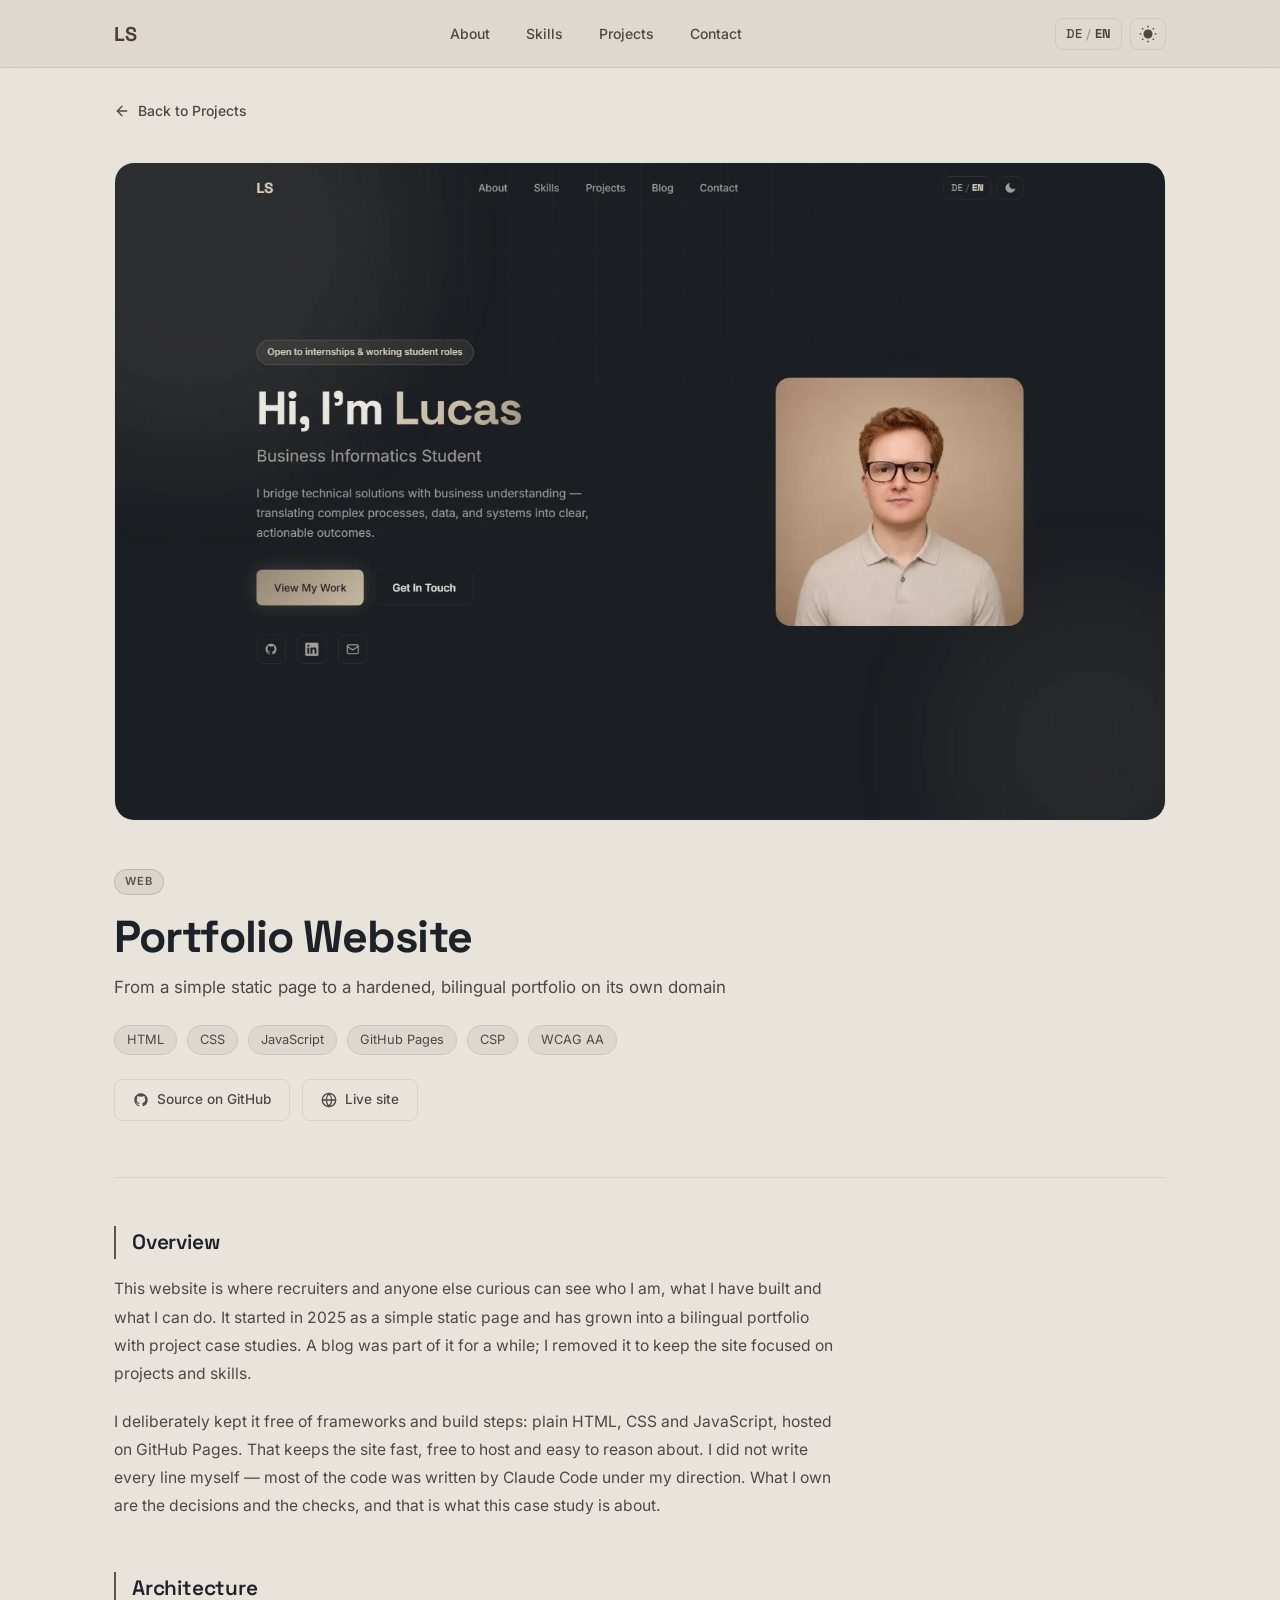
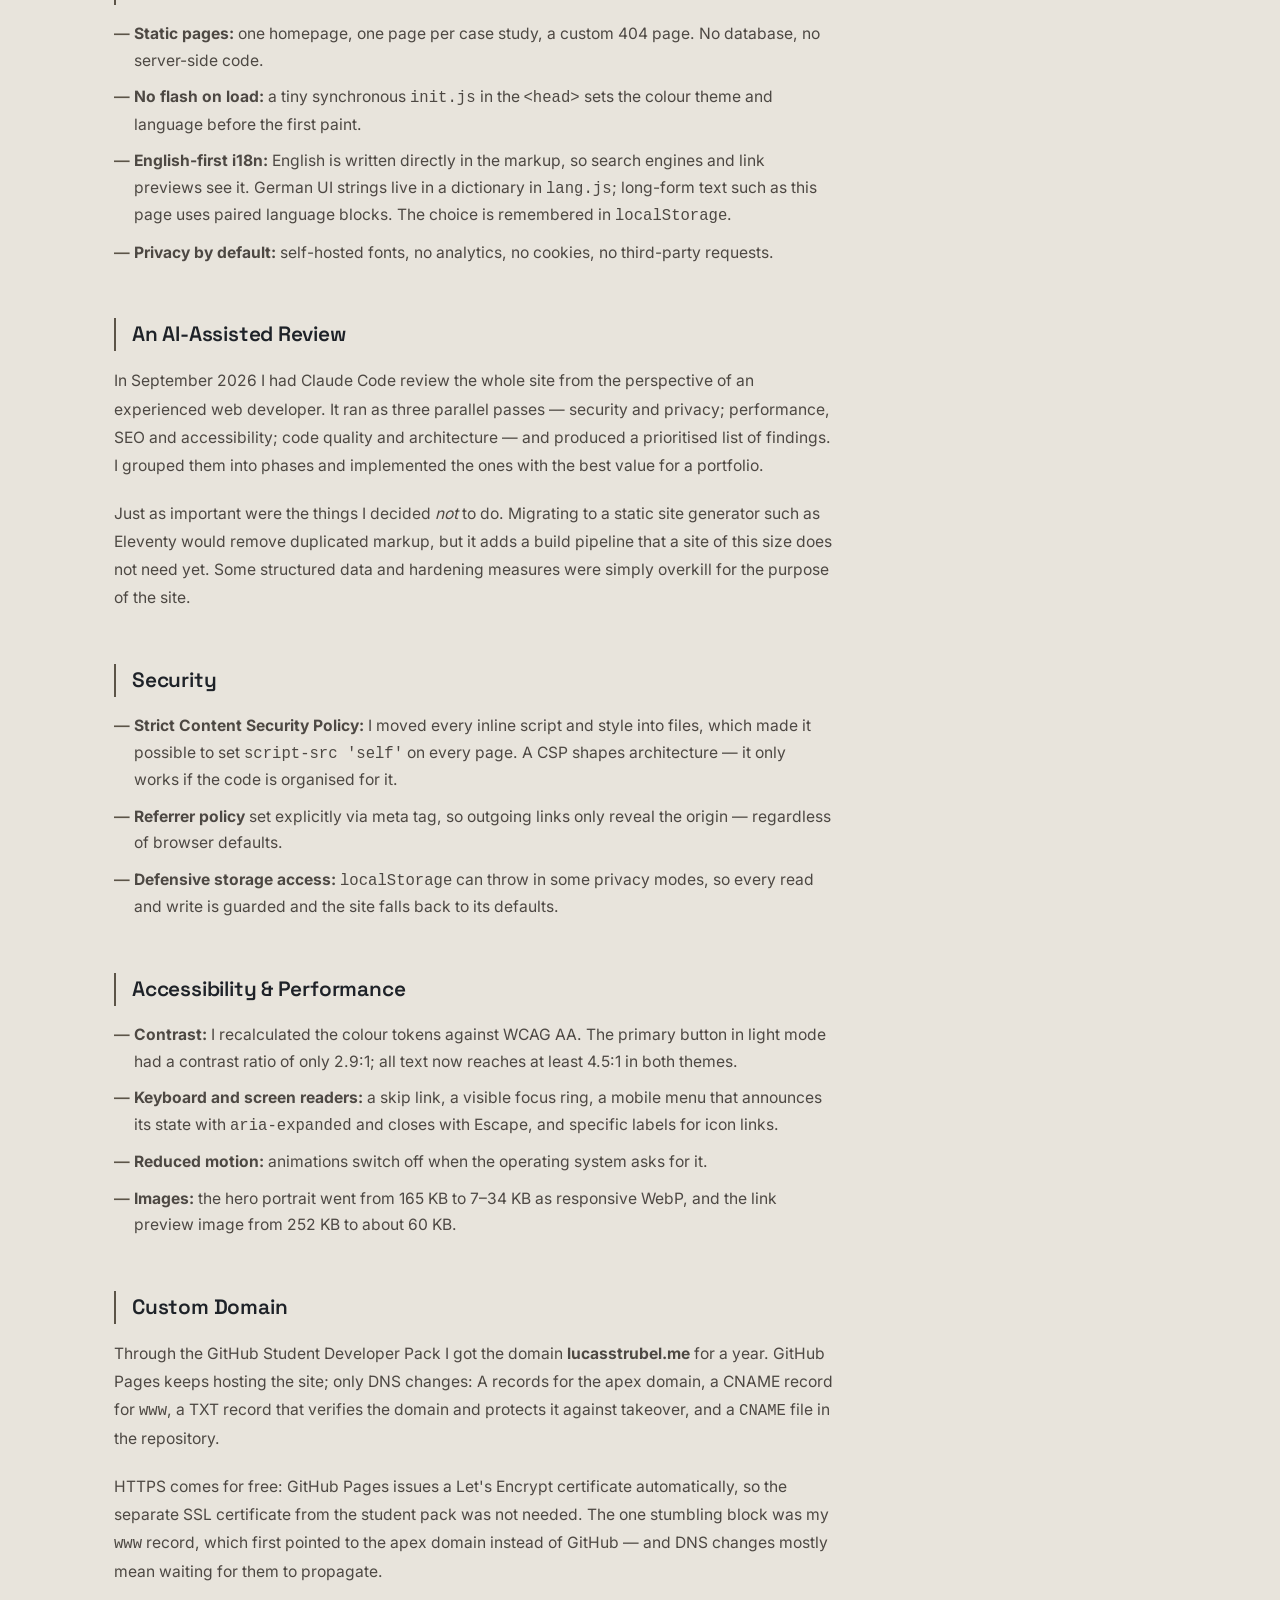
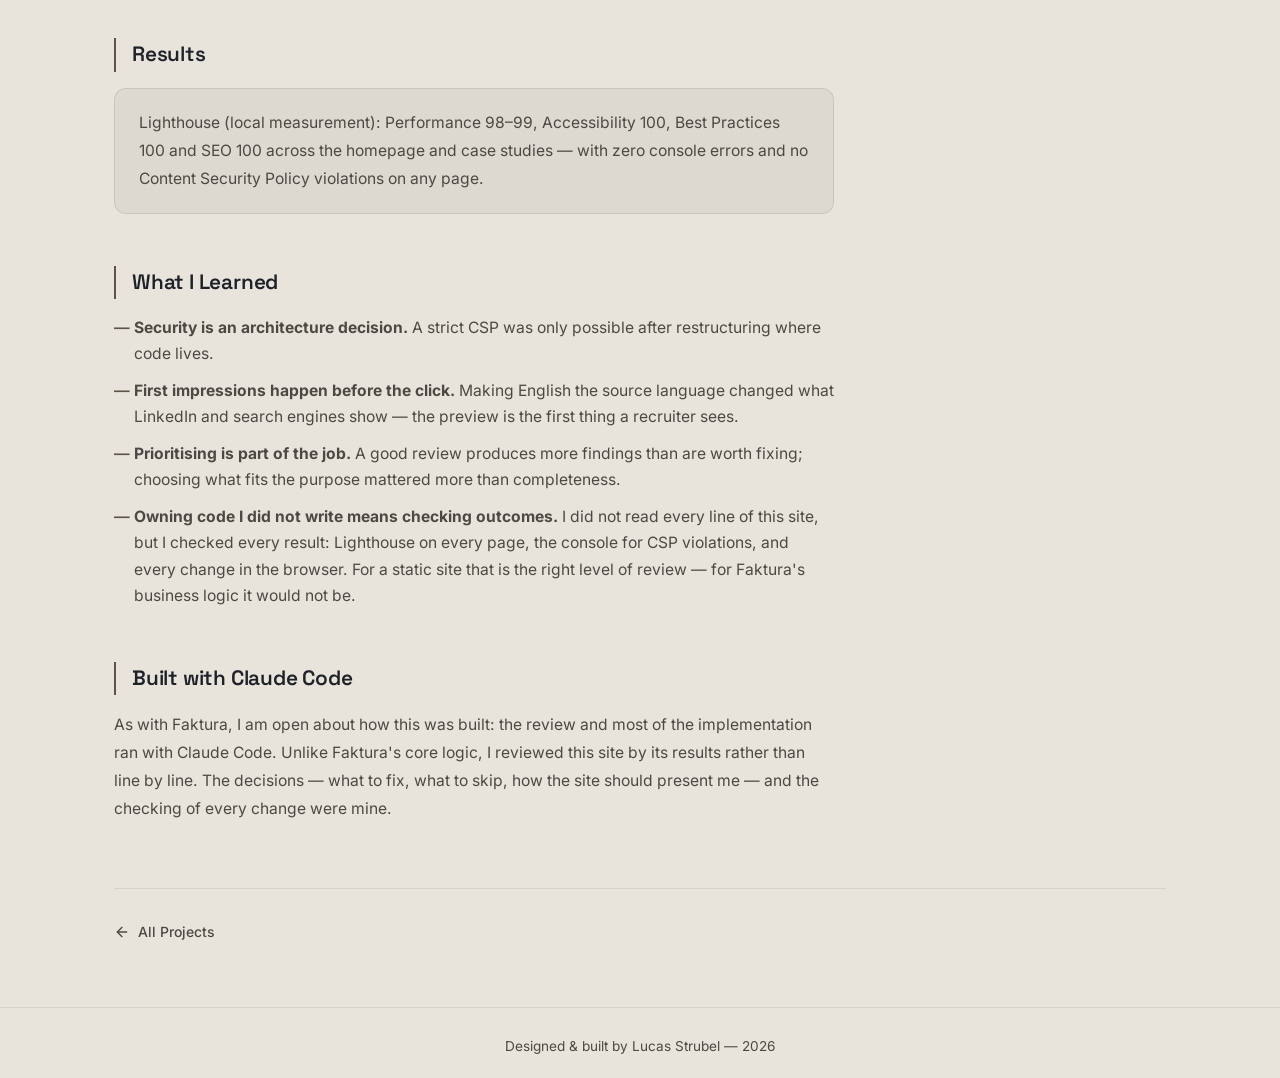
<file: projects/portfolio.html>
<!DOCTYPE html>
<html lang="en">
<head>
  <meta charset="UTF-8" />
  <meta http-equiv="Content-Security-Policy" content="default-src 'self'; script-src 'self'; style-src 'self'; img-src 'self' data:; font-src 'self'; connect-src 'self'; object-src 'none'; base-uri 'self'; form-action 'none'" />
  <meta name="referrer" content="strict-origin-when-cross-origin" />
  <script src="../init.js"></script>
  <meta name="viewport" content="width=device-width, initial-scale=1.0" />
  <title data-i18n="title.portfolio">Portfolio Website — Lucas Strubel</title>
  <meta name="description" content="How I built and hardened my portfolio website with Claude Code: vanilla HTML, CSS and JavaScript, English-first i18n, a strict Content Security Policy, WCAG AA accessibility and a custom domain on GitHub Pages." />
  <link rel="icon" type="image/png" href="../favicon.png" />
  <link rel="apple-touch-icon" href="../apple-touch-icon.png" />
  <link rel="canonical" href="https://lucasstrubel.me/projects/portfolio.html" />
  <meta property="og:type" content="article" />
  <meta property="og:site_name" content="Lucas Strubel" />
  <meta property="og:title" content="Portfolio Website — Case Study by Lucas Strubel" />
  <meta property="og:description" content="How I built and hardened my portfolio website with Claude Code: vanilla HTML, CSS and JavaScript, English-first i18n, a strict Content Security Policy, WCAG AA accessibility and a custom domain on GitHub Pages." />
  <meta property="og:url" content="https://lucasstrubel.me/projects/portfolio.html" />
  <meta property="og:image" content="https://lucasstrubel.me/assets/og-image-v2.jpg" />
  <meta property="og:image:width" content="1200" />
  <meta property="og:image:height" content="630" />
  <meta property="og:image:alt" content="Lucas Strubel — Business Informatics Student · lucasstrubel.me" />
  <meta property="og:locale" content="en_US" />
  <meta property="og:locale:alternate" content="de_DE" />
  <meta name="twitter:card" content="summary_large_image" />
  <link rel="preload" href="../assets/fonts/inter-latin.woff2" as="font" type="font/woff2" crossorigin />
  <link rel="preload" href="../assets/fonts/space-grotesk-latin.woff2" as="font" type="font/woff2" crossorigin />
  <link rel="stylesheet" href="../style.css" />
</head>
<body class="cs-page">

  <a class="skip-link" href="#main" data-i18n="a11y.skip">Skip to content</a>

  <!-- Navigation -->
  <nav class="nav scrolled" id="nav">
    <div class="nav-inner">
      <a href="../index.html" class="nav-logo">LS</a>
      <ul class="nav-links" id="navLinks">
        <li><a href="../index.html#about" data-i18n="nav.about">About</a></li>
        <li><a href="../index.html#skills" data-i18n="nav.skills">Skills</a></li>
        <li><a href="../index.html#projects" data-i18n="nav.projects">Projects</a></li>
        <li><a href="../index.html#contact" data-i18n="nav.contact">Contact</a></li>
      </ul>
      <div class="nav-actions">
        <button class="lang-toggle" id="langToggle" aria-label="DE/EN – Switch language" data-i18n-attr="aria-label:a11y.lang">
          <span class="lang-opt-de">DE</span><span class="lang-sep">/</span><span class="lang-opt-en">EN</span>
        </button>
        <button class="theme-toggle" id="themeToggle" aria-label="Switch color theme" data-i18n-attr="aria-label:a11y.theme">
          <svg class="icon-moon" viewBox="0 0 24 24" xmlns="http://www.w3.org/2000/svg"><path d="M21 12.79A9 9 0 1 1 11.21 3a7 7 0 0 0 9.79 9.79z"/></svg>
          <svg class="icon-sun" viewBox="0 0 24 24" xmlns="http://www.w3.org/2000/svg" stroke="currentColor" stroke-width="2" fill="none"><circle cx="12" cy="12" r="5"/><line x1="12" y1="1" x2="12" y2="3"/><line x1="12" y1="21" x2="12" y2="23"/><line x1="4.22" y1="4.22" x2="5.64" y2="5.64"/><line x1="18.36" y1="18.36" x2="19.78" y2="19.78"/><line x1="1" y1="12" x2="3" y2="12"/><line x1="21" y1="12" x2="23" y2="12"/><line x1="4.22" y1="19.78" x2="5.64" y2="18.36"/><line x1="18.36" y1="5.64" x2="19.78" y2="4.22"/></svg>
        </button>
      </div>
      <button class="nav-toggle" id="navToggle" aria-expanded="false" aria-controls="navLinks" aria-label="Toggle menu" data-i18n-attr="aria-label:a11y.menu">
        <span></span><span></span><span></span>
      </button>
    </div>
  </nav>

  <main id="main">
    <div class="container">

      <!-- Back link -->
      <a href="../index.html#projects" class="cs-back">
        <svg viewBox="0 0 24 24" fill="none" stroke="currentColor" stroke-width="2" stroke-linecap="round" stroke-linejoin="round"><line x1="19" y1="12" x2="5" y2="12"/><polyline points="12 19 5 12 12 5"/></svg>
        <span data-i18n="back.projects">Back to Projects</span>
      </a>

      <!-- Hero image -->
      <div class="cs-hero cs-hero--fit">
        <img src="../assets/portfolio/home-dark.webp" width="1440" height="900" fetchpriority="high"
          alt="Homepage of lucasstrubel.me in dark mode with introduction and portrait"
          data-i18n-attr="alt:pf.heroAlt" />
      </div>

      <!-- Meta -->
      <div class="cs-meta">
        <div class="cs-meta-top">
          <span class="project-label project-label--case">Web</span>
        </div>
        <h1 class="cs-title" data-i18n="pf.title">Portfolio Website</h1>
        <p class="cs-subtitle" data-i18n="pf.subtitle">From a simple static page to a hardened, bilingual portfolio on its own domain</p>
        <div class="cs-tags">
          <span>HTML</span>
          <span>CSS</span>
          <span>JavaScript</span>
          <span>GitHub Pages</span>
          <span>CSP</span>
          <span>WCAG AA</span>
        </div>
        <div class="cs-links">
          <a href="https://github.com/lucasstrubel/lucasstrubel.github.io" target="_blank" rel="noopener">
            <svg viewBox="0 0 24 24" fill="currentColor"><path d="M12 2C6.477 2 2 6.484 2 12.017c0 4.425 2.865 8.18 6.839 9.504.5.092.682-.217.682-.483 0-.237-.008-.868-.013-1.703-2.782.605-3.369-1.343-3.369-1.343-.454-1.158-1.11-1.466-1.11-1.466-.908-.62.069-.608.069-.608 1.003.07 1.531 1.032 1.531 1.032.892 1.53 2.341 1.088 2.91.832.092-.647.35-1.088.636-1.338-2.22-.253-4.555-1.113-4.555-4.951 0-1.093.39-1.988 1.029-2.688-.103-.253-.446-1.272.098-2.65 0 0 .84-.27 2.75 1.026A9.564 9.564 0 0112 6.844c.85.004 1.705.115 2.504.337 1.909-1.296 2.747-1.027 2.747-1.027.546 1.379.202 2.398.1 2.651.64.7 1.028 1.595 1.028 2.688 0 3.848-2.339 4.695-4.566 4.943.359.309.678.92.678 1.855 0 1.338-.012 2.419-.012 2.747 0 .268.18.58.688.482A10.019 10.019 0 0022 12.017C22 6.484 17.522 2 12 2z"/></svg>
            <span data-i18n="pf.source">Source on GitHub</span>
          </a>
          <a href="https://lucasstrubel.me">
            <svg viewBox="0 0 24 24" fill="none" stroke="currentColor" stroke-width="2" stroke-linecap="round" stroke-linejoin="round"><circle cx="12" cy="12" r="10"/><line x1="2" y1="12" x2="22" y2="12"/><path d="M12 2a15.3 15.3 0 0 1 4 10 15.3 15.3 0 0 1-4 10 15.3 15.3 0 0 1-4-10 15.3 15.3 0 0 1 4-10z"/></svg>
            <span data-i18n="pf.live">Live site</span>
          </a>
        </div>
      </div>

      <div class="cs-divider"></div>

      <!-- Body content: English -->
      <div class="cs-body" data-lang="en">

        <section class="cs-section">
          <h2>Overview</h2>
          <p>
            This website is where recruiters and anyone else curious can see who I am, what I have
            built and what I can do. It started in 2025 as a simple static page and has grown
            into a bilingual portfolio with project case studies. A blog was part of it for a while;
            I removed it to keep the site focused on projects and skills.
          </p>
          <p>
            I deliberately kept it free of frameworks and build steps: plain HTML, CSS and
            JavaScript, hosted on GitHub Pages. That keeps the site fast, free to host and easy to
            reason about. I did not write every line myself — most of the code was written by
            Claude Code under my direction. What I own are the decisions and the checks, and that
            is what this case study is about.
          </p>
        </section>

        <section class="cs-section">
          <h2>Architecture</h2>
          <ul>
            <li><strong>Static pages:</strong> one homepage, one page per case study, a custom 404 page. No database, no server-side code.</li>
            <li><strong>No flash on load:</strong> a tiny synchronous <code>init.js</code> in the <code>&lt;head&gt;</code> sets the colour theme and language before the first paint.</li>
            <li><strong>English-first i18n:</strong> English is written directly in the markup, so search engines and link previews see it. German UI strings live in a dictionary in <code>lang.js</code>; long-form text such as this page uses paired language blocks. The choice is remembered in <code>localStorage</code>.</li>
            <li><strong>Privacy by default:</strong> self-hosted fonts, no analytics, no cookies, no third-party requests.</li>
          </ul>
        </section>

        <section class="cs-section">
          <h2>An AI-Assisted Review</h2>
          <p>
            In September 2026 I had Claude Code review the whole site from the perspective of an
            experienced web developer. It ran as three parallel passes — security and privacy;
            performance, SEO and accessibility; code quality and architecture — and produced a
            prioritised list of findings. I grouped them into phases and implemented the ones with
            the best value for a portfolio.
          </p>
          <p>
            Just as important were the things I decided <em>not</em> to do. Migrating to a static
            site generator such as Eleventy would remove duplicated markup, but it adds a build
            pipeline that a site of this size does not need yet. Some structured data and hardening
            measures were simply overkill for the purpose of the site.
          </p>
        </section>

        <section class="cs-section">
          <h2>Security</h2>
          <ul>
            <li><strong>Strict Content Security Policy:</strong> I moved every inline script and style into files, which made it possible to set <code>script-src 'self'</code> on every page. A CSP shapes architecture — it only works if the code is organised for it.</li>
            <li><strong>Referrer policy</strong> set explicitly via meta tag, so outgoing links only reveal the origin — regardless of browser defaults.</li>
            <li><strong>Defensive storage access:</strong> <code>localStorage</code> can throw in some privacy modes, so every read and write is guarded and the site falls back to its defaults.</li>
          </ul>
        </section>

        <section class="cs-section">
          <h2>Accessibility &amp; Performance</h2>
          <ul>
            <li><strong>Contrast:</strong> I recalculated the colour tokens against WCAG AA. The primary button in light mode had a contrast ratio of only 2.9:1; all text now reaches at least 4.5:1 in both themes.</li>
            <li><strong>Keyboard and screen readers:</strong> a skip link, a visible focus ring, a mobile menu that announces its state with <code>aria-expanded</code> and closes with Escape, and specific labels for icon links.</li>
            <li><strong>Reduced motion:</strong> animations switch off when the operating system asks for it.</li>
            <li><strong>Images:</strong> the hero portrait went from 165 KB to 7–34 KB as responsive WebP, and the link preview image from 252 KB to about 60 KB.</li>
          </ul>
        </section>

        <section class="cs-section">
          <h2>Custom Domain</h2>
          <p>
            Through the GitHub Student Developer Pack I got the domain <strong>lucasstrubel.me</strong>
            for a year. GitHub Pages keeps hosting the site; only DNS changes: A records for the
            apex domain, a CNAME record for <code>www</code>, a TXT record that verifies the domain
            and protects it against takeover, and a <code>CNAME</code> file in the repository.
          </p>
          <p>
            HTTPS comes for free: GitHub Pages issues a Let's Encrypt certificate automatically, so the
            separate SSL certificate from the student pack was not needed. The one stumbling block was
            my <code>www</code> record, which first pointed to the apex domain instead of GitHub — and
            DNS changes mostly mean waiting for them to propagate.
          </p>
        </section>

        <section class="cs-section">
          <h2>Results</h2>
          <div class="cs-highlight">
            <p>
              Lighthouse (local measurement): Performance 98–99, Accessibility 100, Best Practices 100
              and SEO 100 across the homepage and case studies — with zero console errors
              and no Content Security Policy violations on any page.
            </p>
          </div>
        </section>

        <section class="cs-section">
          <h2>What I Learned</h2>
          <ul>
            <li><strong>Security is an architecture decision.</strong> A strict CSP was only possible after restructuring where code lives.</li>
            <li><strong>First impressions happen before the click.</strong> Making English the source language changed what LinkedIn and search engines show — the preview is the first thing a recruiter sees.</li>
            <li><strong>Prioritising is part of the job.</strong> A good review produces more findings than are worth fixing; choosing what fits the purpose mattered more than completeness.</li>
            <li><strong>Owning code I did not write means checking outcomes.</strong> I did not read every line of this site, but I checked every result: Lighthouse on every page, the console for CSP violations, and every change in the browser. For a static site that is the right level of review — for Faktura's business logic it would not be.</li>
          </ul>
        </section>

        <section class="cs-section">
          <h2>Built with Claude Code</h2>
          <p>
            As with Faktura, I am open about how this was built: the review and most of the
            implementation ran with Claude Code. Unlike Faktura's core logic, I reviewed this site by
            its results rather than line by line. The decisions — what to fix, what to skip, how the
            site should present me — and the checking of every change were mine.
          </p>
        </section>

      </div><!-- /cs-body en -->

      <!-- Body content: German -->
      <div class="cs-body" data-lang="de" lang="de">

        <section class="cs-section">
          <h2>Überblick</h2>
          <p>
            Auf dieser Website können sich Recruiter und alle anderen Interessierten ein Bild davon
            machen, wer ich bin, was ich gebaut habe und was ich kann. Sie begann 2025 als
            einfache statische Seite und ist inzwischen ein zweisprachiges Portfolio mit Fallstudien.
            Eine Zeit lang gehörte auch ein Blog dazu; ich habe ihn entfernt, damit die Seite sich auf
            Projekte und Kenntnisse konzentriert.
          </p>
          <p>
            Ich habe sie bewusst ohne Framework und ohne Build-Step gehalten: reines HTML, CSS und
            JavaScript, gehostet über GitHub Pages. Das hält die Seite schnell, kostenlos im Hosting
            und leicht nachvollziehbar. Jede Zeile selbst geschrieben habe ich nicht — den Großteil
            des Codes hat Claude Code unter meiner Anleitung geschrieben. Bei mir liegen die
            Entscheidungen und die Prüfung, und darum geht es in dieser Fallstudie.
          </p>
        </section>

        <section class="cs-section">
          <h2>Architektur</h2>
          <ul>
            <li><strong>Statische Seiten:</strong> eine Startseite, je eine Seite pro Fallstudie, eine eigene 404-Seite. Keine Datenbank, kein serverseitiger Code.</li>
            <li><strong>Kein Flackern beim Laden:</strong> ein kleines, synchron geladenes <code>init.js</code> im <code>&lt;head&gt;</code> setzt Farbschema und Sprache vor dem ersten Rendern.</li>
            <li><strong>Englisch als Quellsprache:</strong> Englisch steht direkt im HTML, damit Suchmaschinen und Link-Vorschauen es sehen. Die deutschen Texte liegen in einem Wörterbuch in <code>lang.js</code>; lange Texte wie diese Seite nutzen gepaarte Sprachblöcke. Die Auswahl wird in <code>localStorage</code> gespeichert.</li>
            <li><strong>Datenschutz als Standard:</strong> selbst gehostete Schriften, kein Tracking, keine Cookies, keine Anfragen an Drittanbieter.</li>
          </ul>
        </section>

        <section class="cs-section">
          <h2>Ein KI-gestütztes Review</h2>
          <p>
            Im September 2026 habe ich die gesamte Seite von Claude Code aus Sicht eines erfahrenen
            Webentwicklers prüfen lassen. Das Review lief in drei parallelen Durchgängen — Sicherheit und Datenschutz;
            Performance, SEO und Barrierefreiheit; Codequalität und Architektur — und ergab eine
            priorisierte Liste von Befunden. Diese habe ich in Phasen gegliedert und die umgesetzt,
            die für ein Portfolio den größten Nutzen haben.
          </p>
          <p>
            Genauso wichtig war, was ich bewusst <em>nicht</em> umgesetzt habe. Eine Migration auf
            einen Static-Site-Generator wie Eleventy würde doppeltes Markup beseitigen, bringt aber
            eine Build-Pipeline mit, die eine Seite dieser Größe noch nicht braucht. Manche
            strukturierten Daten und Härtungsmaßnahmen waren für den Zweck der Seite schlicht
            überdimensioniert.
          </p>
        </section>

        <section class="cs-section">
          <h2>Sicherheit</h2>
          <ul>
            <li><strong>Strikte Content Security Policy:</strong> Ich habe alle Inline-Skripte und -Styles in Dateien ausgelagert. Erst dadurch ließ sich auf jeder Seite <code>script-src 'self'</code> setzen. Eine CSP prägt die Architektur — sie funktioniert nur, wenn der Code dafür organisiert ist.</li>
            <li><strong>Referrer-Policy</strong> explizit per Meta-Tag gesetzt, damit ausgehende Links nur die Domain preisgeben — unabhängig von den Standardeinstellungen des Browsers.</li>
            <li><strong>Abgesicherter Speicherzugriff:</strong> <code>localStorage</code> kann in manchen Privatsphäre-Modi Fehler werfen. Jeder Zugriff ist daher abgesichert, und die Seite fällt auf ihre Standardwerte zurück.</li>
          </ul>
        </section>

        <section class="cs-section">
          <h2>Barrierefreiheit &amp; Performance</h2>
          <ul>
            <li><strong>Kontrast:</strong> Ich habe die Farbwerte gegen WCAG AA nachgerechnet. Der Primär-Button im hellen Modus kam nur auf ein Kontrastverhältnis von 2,9:1; inzwischen erreicht jeder Text in beiden Farbschemata mindestens 4,5:1.</li>
            <li><strong>Tastatur und Screenreader:</strong> ein Link „Zum Inhalt springen“, ein sichtbarer Fokusrahmen, ein mobiles Menü, das seinen Zustand mit <code>aria-expanded</code> meldet und sich mit Escape schließt, sowie eindeutige Beschriftungen für Icon-Links.</li>
            <li><strong>Reduzierte Bewegung:</strong> Animationen schalten sich ab, wenn das Betriebssystem das verlangt.</li>
            <li><strong>Bilder:</strong> Das Porträt auf der Startseite schrumpfte als responsives WebP von 165 KB auf 7–34 KB, das Vorschaubild für Link-Vorschauen von 252 KB auf rund 60 KB.</li>
          </ul>
        </section>

        <section class="cs-section">
          <h2>Eigene Domain</h2>
          <p>
            Über das GitHub Student Developer Pack habe ich die Domain <strong>lucasstrubel.me</strong>
            für ein Jahr erhalten. Das Hosting bleibt bei GitHub Pages; geändert wird nur das DNS:
            A-Records für die Hauptdomain, ein CNAME-Record für <code>www</code>, ein TXT-Record, der
            die Domain verifiziert und vor Übernahme schützt, und eine <code>CNAME</code>-Datei im
            Repository.
          </p>
          <p>
            HTTPS gibt es kostenlos dazu: GitHub Pages stellt automatisch ein Let's-Encrypt-Zertifikat
            aus, das separate SSL-Zertifikat aus dem Student Pack war daher nicht nötig. Der einzige
            Stolperstein war mein <code>www</code>-Eintrag, der zunächst auf die Hauptdomain statt auf
            GitHub zeigte — und DNS-Änderungen bedeuten vor allem: warten, bis sie sich verbreitet haben.
          </p>
        </section>

        <section class="cs-section">
          <h2>Ergebnisse</h2>
          <div class="cs-highlight">
            <p>
              Lighthouse (lokal gemessen): Performance 98–99, Barrierefreiheit 100, Best Practices 100
              und SEO 100 auf Startseite und Fallstudien — ohne Konsolenfehler und ohne
              Verstöße gegen die Content Security Policy auf irgendeiner Seite.
            </p>
          </div>
        </section>

        <section class="cs-section">
          <h2>Was ich gelernt habe</h2>
          <ul>
            <li><strong>Sicherheit ist eine Architekturentscheidung.</strong> Eine strikte CSP wurde erst möglich, nachdem ich umstrukturiert hatte, wo Code liegt.</li>
            <li><strong>Der erste Eindruck entsteht vor dem Klick.</strong> Englisch als Quellsprache hat verändert, was LinkedIn und Suchmaschinen anzeigen — die Vorschau ist das Erste, was ein Recruiter sieht.</li>
            <li><strong>Priorisieren gehört dazu.</strong> Ein gutes Review liefert mehr Befunde, als sich zu beheben lohnt; entscheidend war, auszuwählen, was zum Zweck passt.</li>
            <li><strong>Code zu verantworten, den ich nicht geschrieben habe, heißt Ergebnisse prüfen.</strong> Ich habe nicht jede Zeile dieser Seite gelesen, aber jedes Ergebnis geprüft: Lighthouse auf jeder Seite, die Konsole auf CSP-Verstöße und jede Änderung im Browser. Für eine statische Seite ist das die richtige Prüftiefe — für die Geschäftslogik von Faktura wäre sie es nicht.</li>
          </ul>
        </section>

        <section class="cs-section">
          <h2>Mit Claude Code entwickelt</h2>
          <p>
            Wie bei Faktura lege ich offen, wie die Seite entstanden ist: Das Review und der Großteil
            der Umsetzung liefen mit Claude Code. Anders als bei der Kernlogik von Faktura habe ich
            diese Seite über ihre Ergebnisse geprüft, nicht Zeile für Zeile. Die Entscheidungen — was
            behoben wird, was nicht, wie die Seite mich präsentieren soll — und die Prüfung jeder
            Änderung lagen bei mir.
          </p>
        </section>

      </div><!-- /cs-body de -->

      <!-- Bottom navigation -->
      <div class="cs-nav">
        <a href="../index.html#projects">
          <svg viewBox="0 0 24 24" fill="none" stroke="currentColor" stroke-width="2" stroke-linecap="round" stroke-linejoin="round"><line x1="19" y1="12" x2="5" y2="12"/><polyline points="12 19 5 12 12 5"/></svg>
          <span data-i18n="back.allProjects">All Projects</span>
        </a>
      </div>

    </div>
  </main>

  <!-- Footer -->
  <footer class="footer">
    <div class="container">
      <p><span data-i18n="footer.built">Designed &amp; built by Lucas Strubel</span> &mdash; <span id="year"></span></p>
    </div>
  </footer>

  <script src="../theme.js"></script>
  <script src="../lang.js"></script>
  <script src="../script.js"></script>

</body>
</html>
</file>
<file: style.css>
/* ── Fonts (self-hosted, SIL OFL — licenses in assets/fonts/) ── */
@font-face {
  font-family: 'Inter';
  font-style: normal;
  font-weight: 300 700;
  font-display: swap;
  src: url(assets/fonts/inter-latin-ext.woff2) format('woff2');
  unicode-range: U+0100-02BA, U+02BD-02C5, U+02C7-02CC, U+02CE-02D7, U+02DD-02FF, U+0304, U+0308, U+0329, U+1D00-1DBF, U+1E00-1E9F, U+1EF2-1EFF, U+2020, U+20A0-20AB, U+20AD-20C0, U+2113, U+2C60-2C7F, U+A720-A7FF;
}
@font-face {
  font-family: 'Inter';
  font-style: normal;
  font-weight: 300 700;
  font-display: swap;
  src: url(assets/fonts/inter-latin.woff2) format('woff2');
  unicode-range: U+0000-00FF, U+0131, U+0152-0153, U+02BB-02BC, U+02C6, U+02DA, U+02DC, U+0304, U+0308, U+0329, U+2000-206F, U+20AC, U+2122, U+2191, U+2193, U+2212, U+2215, U+FEFF, U+FFFD;
}
@font-face {
  font-family: 'Space Grotesk';
  font-style: normal;
  font-weight: 400 700;
  font-display: swap;
  src: url(assets/fonts/space-grotesk-latin-ext.woff2) format('woff2');
  unicode-range: U+0100-02BA, U+02BD-02C5, U+02C7-02CC, U+02CE-02D7, U+02DD-02FF, U+0304, U+0308, U+0329, U+1D00-1DBF, U+1E00-1E9F, U+1EF2-1EFF, U+2020, U+20A0-20AB, U+20AD-20C0, U+2113, U+2C60-2C7F, U+A720-A7FF;
}
@font-face {
  font-family: 'Space Grotesk';
  font-style: normal;
  font-weight: 400 700;
  font-display: swap;
  src: url(assets/fonts/space-grotesk-latin.woff2) format('woff2');
  unicode-range: U+0000-00FF, U+0131, U+0152-0153, U+02BB-02BC, U+02C6, U+02DA, U+02DC, U+0304, U+0308, U+0329, U+2000-206F, U+20AC, U+2122, U+2191, U+2193, U+2212, U+2215, U+FEFF, U+FFFD;
}

/* ── Reset & Base ── */
*, *::before, *::after { box-sizing: border-box; margin: 0; padding: 0; }

:root {
  --bg:        #1c1f24;
  --bg-2:      #242830;
  --bg-card:   #2c3038;
  --border:    rgba(196, 184, 160, 0.09);
  --text:      #eae6df;
  --text-muted:#a29d97;
  --accent:    #c4b8a0;
  --accent-2:  #d8cebc;
  --accent-3:  #948877;
  --accent-rgb:196, 184, 160;
  --radius:    12px;
  --radius-lg: 20px;
  --shadow:    0 4px 32px rgba(0,0,0,0.50);
  --nav-bg:    rgba(10,10,15,0.85);
  --menu-bg:   rgba(10,10,15,0.97);
  --nav-h:     68px;
  --transition: 0.25s cubic-bezier(0.4,0,0.2,1);
}

html:not(.theme-ready) * { transition: none !important; }

[data-theme="light"] {
  --bg:         #e8e4dc;
  --bg-2:       #f0ede8;
  --bg-card:    #f5f3ef;
  --border:     rgba(92, 84, 72, 0.12);
  --text:       #1e2228;
  --text-muted: #4d4843;
  --accent:     #5c5448;
  --accent-2:   #4a4238;
  --accent-3:   #74675a;
  --accent-rgb: 92, 84, 72;
  --shadow:     0 4px 32px rgba(0,0,0,0.08);
  --nav-bg:     rgba(221,215,204,0.92);
  --menu-bg:    rgba(221,215,204,0.98);
}

[data-theme="light"] .btn-primary {
  background: linear-gradient(135deg, #c4b8a0, #d8cebc);
  color: #1c1c1c;
  box-shadow: 0 4px 18px rgba(92,84,72,0.18);
}
/* In light mode the hero and contact CTAs use the quieter ghost / outline looks */
[data-theme="light"] .hero-actions .btn-primary,
[data-theme="light"] .contact-wrapper > .btn-primary {
  background: transparent;
  box-shadow: none;
}
[data-theme="light"] .hero-actions .btn-primary {
  color: var(--text);
  border: 1px solid var(--border);
}
[data-theme="light"] .contact-wrapper > .btn-primary {
  color: var(--accent-2);
  border: 1px solid var(--accent-2);
}
[data-theme="light"] .hero-actions .btn-primary:hover {
  background: rgba(var(--accent-rgb),0.06);
  border-color: rgba(var(--accent-rgb),0.3);
  box-shadow: none;
}
[data-theme="light"] .contact-wrapper > .btn-primary:hover {
  background: rgba(var(--accent-rgb),0.1);
  box-shadow: none;
}

.theme-toggle {
  background: none;
  border: 1px solid var(--border);
  border-radius: 8px;
  padding: 6px 8px;
  cursor: pointer;
  color: var(--text-muted);
  display: flex;
  align-items: center;
  transition: color var(--transition), border-color var(--transition);
}
.theme-toggle:hover { color: var(--text); }
.theme-toggle svg { width: 18px; height: 18px; fill: currentColor; }
.icon-moon { display: block; }
.icon-sun  { display: none; }
[data-theme="light"] .icon-moon { display: none; }
[data-theme="light"] .icon-sun  { display: block; }

/* ── Language toggle ── */
html[lang="de"] [data-lang="en"],
html[lang="en"] [data-lang="de"] { display: none !important; }

.nav-actions {
  display: flex;
  align-items: center;
  gap: 8px;
}

.lang-toggle {
  background: none;
  border: 1px solid var(--border);
  border-radius: 8px;
  padding: 6px 10px;
  cursor: pointer;
  color: var(--text-muted);
  font-family: 'Space Grotesk', sans-serif;
  font-size: 0.8rem;
  font-weight: 500;
  line-height: 18px;
  display: flex;
  align-items: center;
  gap: 4px;
  transition: color var(--transition), border-color var(--transition);
}
.lang-toggle:hover { border-color: rgba(var(--accent-rgb),0.35); }
.lang-sep { opacity: 0.4; }
html[lang="de"] .lang-opt-de,
html[lang="en"] .lang-opt-en { color: var(--accent-2); font-weight: 700; }

html { scroll-behavior: smooth; font-size: 16px; }

body {
  font-family: 'Inter', system-ui, sans-serif;
  background: var(--bg);
  color: var(--text);
  line-height: 1.6;
  overflow-x: hidden;
}

img { display: block; max-width: 100%; height: auto; }
a  { color: inherit; text-decoration: none; }
ul { list-style: none; }

/* ── Utilities ── */
.container {
  max-width: 1100px;
  margin: 0 auto;
  padding: 0 24px;
}

.gradient-text {
  background: linear-gradient(135deg, var(--accent-2) 0%, var(--accent) 60%, var(--accent-3) 100%);
  -webkit-background-clip: text;
  -webkit-text-fill-color: transparent;
  background-clip: text;
}

/* ── Buttons ── */
.btn {
  display: inline-flex;
  align-items: center;
  gap: 8px;
  padding: 12px 24px;
  border-radius: 8px;
  font-family: 'Inter', sans-serif;
  font-size: 0.9rem;
  font-weight: 500;
  cursor: pointer;
  transition: all var(--transition);
  border: none;
}
.btn svg { width: 16px; height: 16px; flex-shrink: 0; }

.btn-primary {
  background: linear-gradient(135deg, var(--accent-3), var(--accent));
  color: #1c1c1c;
  box-shadow: 0 0 24px rgba(var(--accent-rgb),0.2);
}
.btn-primary:hover {
  transform: translateY(-2px);
  box-shadow: 0 0 36px rgba(var(--accent-rgb),0.35);
}

.btn-ghost {
  background: transparent;
  color: var(--text);
  border: 1px solid var(--border);
}
.btn-ghost:hover {
  background: rgba(var(--accent-rgb),0.06);
  border-color: rgba(var(--accent-rgb),0.3);
  transform: translateY(-2px);
}

.btn-outline {
  background: transparent;
  color: var(--accent-2);
  border: 1px solid var(--accent-2);
}
.btn-outline:hover {
  background: rgba(var(--accent-rgb),0.1);
  transform: translateY(-2px);
}

.btn-large { padding: 16px 36px; font-size: 1rem; border-radius: 10px; }

/* ── Navigation ── */
.nav {
  position: fixed;
  top: 0; left: 0; right: 0;
  z-index: 100;
  height: var(--nav-h);
  transition: background var(--transition), backdrop-filter var(--transition), border-color var(--transition);
  border-bottom: 1px solid transparent;
}
.nav.scrolled {
  background: var(--nav-bg);
  backdrop-filter: blur(16px);
  border-color: var(--border);
}

.nav-inner {
  max-width: 1100px;
  margin: 0 auto;
  padding: 0 24px;
  height: 100%;
  display: flex;
  align-items: center;
  justify-content: space-between;
}

.nav-logo {
  font-family: 'Space Grotesk', sans-serif;
  font-size: 1.25rem;
  font-weight: 700;
  color: var(--accent-2);
}

.nav-links {
  display: flex;
  gap: 36px;
}
.nav-links a {
  font-size: 0.875rem;
  font-weight: 500;
  color: var(--text-muted);
  transition: color var(--transition);
  position: relative;
}
.nav-links a::after {
  content: '';
  position: absolute;
  bottom: -4px; left: 0;
  width: 0; height: 1px;
  background: var(--accent);
  border-radius: 2px;
  transition: width var(--transition);
}
.nav-links a:hover { color: var(--text); }
.nav-links a:hover::after { width: 100%; }
.nav-links a.active { color: var(--text); }
.nav-links a.active::after { width: 100%; }

/* ── Focus & skip link ── */
:focus-visible {
  outline: 2px solid var(--accent);
  outline-offset: 3px;
  border-radius: 4px;
}
.skip-link {
  position: fixed;
  top: 12px; left: 12px;
  z-index: 200;
  padding: 10px 16px;
  border-radius: 8px;
  background: var(--bg-card);
  color: var(--text);
  border: 1px solid var(--accent);
  font-size: 0.875rem;
  transform: translateY(-200%);
}
.skip-link:focus-visible { transform: none; }

.nav-toggle {
  display: none;
  flex-direction: column;
  gap: 5px;
  background: none;
  border: none;
  cursor: pointer;
  padding: 4px;
}
.nav-toggle span {
  display: block;
  width: 24px; height: 2px;
  background: var(--text);
  border-radius: 2px;
  transition: all var(--transition);
}

/* ── Hero ── */
.hero {
  min-height: 85vh;
  display: flex;
  align-items: center;
  padding: calc(var(--nav-h) + 40px) 24px 40px;
  position: relative;
  overflow: hidden;
  max-width: 1100px;
  margin: 0 auto;
  gap: 60px;
}

.hero-bg {
  position: fixed;
  inset: 0;
  pointer-events: none;
  z-index: -1;
}

.hero-grid {
  position: absolute;
  inset: 0;
  background-image:
    linear-gradient(rgba(var(--accent-rgb),0.05) 1px, transparent 1px),
    linear-gradient(90deg, rgba(var(--accent-rgb),0.05) 1px, transparent 1px);
  background-size: 60px 60px;
  mask-image: radial-gradient(ellipse 80% 80% at 50% 0%, black 0%, transparent 70%);
}

.hero-blob {
  position: absolute;
  border-radius: 50%;
  filter: blur(80px);
  opacity: 0.15;
  pointer-events: none;
}
.blob-1 {
  width: 600px; height: 600px;
  background: var(--accent);
  top: -200px; left: -200px;
  opacity: 0.1;
  animation: blobFloat 8s ease-in-out infinite;
}
.blob-2 {
  width: 400px; height: 400px;
  background: var(--accent-3);
  bottom: -100px; right: -100px;
  opacity: 0.1;
  animation: blobFloat 10s ease-in-out infinite reverse;
}
@keyframes blobFloat {
  0%,100% { transform: translate(0,0) scale(1); }
  50%      { transform: translate(30px,20px) scale(1.05); }
}

.hero-content {
  flex: 1;
  min-width: 0;
  animation: fadeInUp 0.8s ease both;
}

.hero-badge {
  display: inline-flex;
  align-items: center;
  gap: 8px;
  padding: 6px 14px;
  background: rgba(var(--accent-rgb),0.1);
  border: 1px solid rgba(var(--accent-rgb),0.25);
  border-radius: 100px;
  font-size: 0.8rem;
  font-weight: 500;
  color: var(--accent-2);
  margin-bottom: 24px;
}

.hero-title {
  font-family: 'Space Grotesk', sans-serif;
  font-size: clamp(2.5rem, 5vw, 4rem);
  font-weight: 700;
  line-height: 1.1;
  margin-bottom: 12px;
  letter-spacing: -0.02em;
}

.hero-subtitle {
  font-size: clamp(1.1rem, 2.5vw, 1.4rem);
  color: var(--text-muted);
  font-weight: 400;
  margin-bottom: 20px;
}

.hero-description {
  max-width: 480px;
  color: var(--text-muted);
  font-size: 1rem;
  line-height: 1.7;
  margin-bottom: 36px;
}

.hero-actions {
  display: flex;
  gap: 14px;
  flex-wrap: wrap;
  margin-bottom: 40px;
}

.hero-socials {
  display: flex;
  gap: 16px;
}
.hero-socials a {
  display: flex;
  align-items: center;
  justify-content: center;
  width: 40px; height: 40px;
  border-radius: 8px;
  border: 1px solid var(--border);
  color: var(--text-muted);
  transition: all var(--transition);
}
.hero-socials a svg { width: 18px; height: 18px; }
.hero-socials a:hover {
  color: var(--accent-2);
  border-color: var(--accent);
  background: rgba(var(--accent-rgb),0.08);
  transform: translateY(-2px);
}

.hero-image {
  flex-shrink: 0;
  animation: fadeInRight 0.8s 0.2s ease both;
}
.hero-image-wrapper {
  position: relative;
  width: 420px;
}
.hero-image-wrapper img {
  width: 100%;
  border-radius: var(--radius-lg);
  position: relative;
  z-index: 1;
}
.hero-image-glow {
  position: absolute;
  inset: -20px;
  background: radial-gradient(ellipse at center, rgba(var(--accent-rgb),0.18) 0%, transparent 70%);
  border-radius: 50%;
  z-index: 0;
  filter: blur(20px);
}

/* ── Section ── */
.section { padding: 100px 0; }
.section-dark { background: var(--bg-2); }

.section-header {
  text-align: center;
  margin-bottom: 64px;
}
.section-tag {
  display: inline-block;
  font-size: 0.75rem;
  font-weight: 600;
  letter-spacing: 0.12em;
  text-transform: uppercase;
  color: var(--accent-2);
  margin-bottom: 12px;
}
.section-title {
  font-family: 'Space Grotesk', sans-serif;
  font-size: clamp(1.8rem, 3vw, 2.5rem);
  font-weight: 700;
  letter-spacing: -0.02em;
}

/* ── About ── */
.about-grid {
  max-width: 760px;
  margin: 0 auto;
}

.about-lead {
  font-size: 1.1rem;
  font-weight: 500;
  line-height: 1.7;
  margin-bottom: 16px;
}
.about-body {
  color: var(--text-muted);
  line-height: 1.7;
  margin-bottom: 36px;
}

.about-highlights {
  list-style: none;
  display: grid;
  grid-template-columns: repeat(3, 1fr);
  gap: 16px;
  margin-bottom: 36px;
}
.about-highlight {
  padding: 20px;
  background: var(--bg-card);
  border: 1px solid var(--border);
  border-radius: var(--radius);
  transition: border-color var(--transition), transform var(--transition);
}
.about-highlight:hover {
  border-color: rgba(var(--accent-rgb),0.25);
  transform: translateY(-3px);
}
.about-highlight svg {
  width: 24px;
  height: 24px;
  color: var(--accent-2);
  margin-bottom: 14px;
}
.about-highlight h3 {
  font-family: 'Space Grotesk', sans-serif;
  font-size: 0.95rem;
  font-weight: 600;
  margin-bottom: 8px;
}
.about-highlight p {
  font-size: 0.82rem;
  line-height: 1.55;
  color: var(--text-muted);
}
.about-highlight a {
  color: var(--accent-2);
  font-weight: 600;
  text-decoration: underline;
  text-underline-offset: 3px;
}
.about-text-col > .btn {
  display: flex;
  width: fit-content;
  margin: 0 auto;
}

/* ── Skills ── */
.skills-grid {
  display: grid;
  grid-template-columns: repeat(auto-fit, minmax(220px, 260px));
  justify-content: center;
  gap: 20px;
}

.skill-card {
  background: var(--bg-card);
  border: 1px solid var(--border);
  border-radius: var(--radius-lg);
  padding: 28px;
  aspect-ratio: 4 / 5;
  transition: all var(--transition);
}
.skill-card:hover {
  border-color: rgba(var(--accent-rgb),0.25);
  transform: translateY(-4px);
  box-shadow: 0 16px 40px rgba(0,0,0,0.35);
}

.skill-icon {
  width: 48px; height: 48px;
  background: rgba(var(--accent-rgb),0.1);
  border-radius: 10px;
  display: flex;
  align-items: center;
  justify-content: center;
  margin-bottom: 16px;
}
.skill-icon svg {
  width: 24px; height: 24px;
  color: var(--accent-2);
}

.skill-card h3 {
  font-family: 'Space Grotesk', sans-serif;
  font-size: 1rem;
  font-weight: 600;
  margin-bottom: 14px;
}

.skill-tags {
  display: flex;
  flex-wrap: wrap;
  gap: 8px;
}
.skill-tags span {
  padding: 4px 10px;
  border-radius: 100px;
  background: rgba(var(--accent-rgb),0.06);
  border: 1px solid var(--border);
  font-size: 0.78rem;
  color: var(--text-muted);
}

/* ── Projects ── */
.projects-grid {
  display: grid;
  grid-template-columns: repeat(2, 1fr);
  gap: 20px;
}

.project-card {
  background: var(--bg-card);
  border: 1px solid var(--border);
  border-radius: var(--radius-lg);
  padding: 28px;
  display: flex;
  flex-direction: column;
  gap: 16px;
  transition: all var(--transition);
}
.project-card:hover {
  border-color: rgba(var(--accent-rgb),0.25);
  transform: translateY(-4px);
  box-shadow: 0 16px 40px rgba(0,0,0,0.35);
}

.project-featured {
  grid-column: span 2;
  background: linear-gradient(135deg, rgba(var(--accent-rgb),0.07), rgba(var(--accent-rgb),0.04));
  border-color: rgba(var(--accent-rgb),0.15);
}

.project-header {
  display: flex;
  justify-content: space-between;
  align-items: flex-start;
}

.project-github-link {
  display: flex;
  align-items: center;
  color: var(--text-muted);
  transition: color var(--transition);
}
.project-github-link svg {
  width: 28px;
  height: 28px;
}
.project-github-link:hover { color: var(--accent-2); }

.project-label {
  font-size: 0.75rem;
  font-weight: 600;
  letter-spacing: 0.1em;
  text-transform: uppercase;
  color: var(--accent-2);
}

.project-title {
  font-family: 'Space Grotesk', sans-serif;
  font-size: 1.25rem;
  font-weight: 600;
  margin-top: 4px;
  transition: color var(--transition);
}
.project-card:hover .project-title { color: var(--accent-2); }

/* Whole-card link: the title anchor stretches over the card, other links sit above it */
.project-card { position: relative; }
.card-link::after {
  content: '';
  position: absolute;
  inset: 0;
}
.card-link:focus-visible { outline: none; }
.project-card:has(.card-link:focus-visible) {
  outline: 2px solid var(--accent);
  outline-offset: 3px;
}
.project-github-link { position: relative; z-index: 1; }

.project-desc {
  color: var(--text-muted);
  font-size: 0.9rem;
  line-height: 1.65;
}

.project-footer { margin-top: auto; }

.project-tech {
  display: flex;
  flex-wrap: wrap;
  gap: 12px;
}
.project-tech span {
  font-size: 0.78rem;
  color: var(--text-muted);
  font-family: 'Space Grotesk', sans-serif;
}
.project-tech span::before { content: '# '; color: var(--accent-2); opacity: 0.7; }

.projects-cta {
  text-align: center;
  margin-top: 48px;
}

/* ── Contact ── */
.contact-wrapper > .btn-primary {
  align-self: center;
}

.contact-wrapper {
  max-width: 820px;
  margin: 0 auto;
  text-align: left;
  display: flex;
  flex-direction: column;
  align-items: flex-start;
  gap: 40px;
}
.contact-text { width: 100%; }
.contact-text p {
  font-size: 1.05rem;
  color: var(--text-muted);
  line-height: 1.7;
  margin-bottom: 32px;
}

.contact-info {
  display: flex;
  flex-direction: row;
  flex-wrap: nowrap;
  justify-content: space-between;
  gap: 14px 24px;
  align-items: center;
}
@media (max-width: 760px) {
  .contact-info { flex-direction: column; align-items: flex-start; }
}
.contact-item {
  display: inline-flex;
  align-items: center;
  gap: 10px;
  font-size: 0.9rem;
  color: var(--text-muted);
  transition: color var(--transition);
}
.contact-item svg {
  width: 18px; height: 18px;
  flex-shrink: 0;
}
.contact-item:hover { color: var(--accent-2); }

/* ── Footer ── */
.footer {
  padding: 28px 0;
  border-top: 1px solid var(--border);
  text-align: center;
}
.footer p {
  font-size: 0.85rem;
  color: var(--text-muted);
}

/* ── Animations ── */
@keyframes fadeInUp {
  from { opacity: 0; transform: translateY(24px); }
  to   { opacity: 1; transform: translateY(0); }
}
@keyframes fadeInRight {
  from { opacity: 0; transform: translateX(24px); }
  to   { opacity: 1; transform: translateX(0); }
}

.reveal {
  opacity: 0;
  transform: translateY(24px);
  transition: opacity 0.6s ease, transform 0.6s ease;
}
.reveal.visible {
  opacity: 1;
  transform: translateY(0);
}

/* ── Responsive ── */
@media (max-width: 900px) {
  .hero {
    flex-direction: column-reverse;
    text-align: center;
    padding-top: calc(var(--nav-h) + 24px);
  }
  .hero-description { max-width: 100%; }
  .hero-actions, .hero-socials { justify-content: center; }
  .hero-image-wrapper { width: 300px; }


  .projects-grid { grid-template-columns: 1fr; }
  .project-featured { grid-column: span 1; }
}

@media (max-width: 600px) {
  .nav-links { display: none; }
  .nav-toggle { display: flex; }
  .nav-actions { margin-left: auto; margin-right: 12px; }

  .nav-links.open {
    display: flex;
    flex-direction: column;
    position: fixed;
    top: var(--nav-h);
    left: 0; right: 0;
    background: var(--menu-bg);
    backdrop-filter: blur(16px);
    padding: 24px;
    gap: 20px;
    border-bottom: 1px solid var(--border);
  }

  .about-highlights { grid-template-columns: 1fr; gap: 12px; }
  .skills-grid { grid-template-columns: 1fr; }
  .skill-card { aspect-ratio: auto; }

  .hero-image-wrapper { width: 240px; }
}

/* ── Work-in-progress card ── */
.project-placeholder { cursor: default; }
.project-placeholder:hover {
  transform: none;
  box-shadow: none;
  border-color: var(--border);
}
.project-placeholder:hover .project-title { color: inherit; }

/* ── Placeholder Badge ── */
.project-placeholder-badge {
  font-size: 0.7rem;
  font-weight: 600;
  letter-spacing: 0.1em;
  text-transform: uppercase;
  color: var(--text-muted);
  background: rgba(128,128,128,0.12);
  border: 1px dashed rgba(128,128,128,0.35);
  padding: 3px 10px;
  border-radius: 100px;
}

/* ── Case Study Label Variant ── */
.project-label--case {
  color: var(--accent);
  background: rgba(var(--accent-rgb),0.1);
  border: 1px solid rgba(var(--accent-rgb),0.2);
  padding: 3px 10px;
  border-radius: 100px;
  font-size: 0.7rem;
  font-weight: 600;
  letter-spacing: 0.1em;
  text-transform: uppercase;
}

/* ── Case Study Page ── */
.cs-page {
  min-height: 100vh;
  background: var(--bg);
  color: var(--text);
}

.cs-back {
  display: inline-flex;
  align-items: center;
  gap: 8px;
  color: var(--text-muted);
  font-size: 0.875rem;
  font-weight: 500;
  transition: color var(--transition), gap var(--transition);
  padding: calc(var(--nav-h) + 32px) 0 0;
  margin-bottom: 40px;
}
.cs-back svg { width: 16px; height: 16px; }
.cs-back:hover { color: var(--accent-2); gap: 12px; }

.cs-hero {
  width: 100%;
  border-radius: var(--radius-lg);
  overflow: hidden;
  margin-bottom: 48px;
  background: var(--bg-card);
  border: 1px solid var(--border);
  aspect-ratio: 16/9;
  display: flex;
  align-items: center;
  justify-content: center;
}
.cs-hero img {
  width: 100%;
  height: 100%;
  object-fit: cover;
  display: block;
}
.cs-hero--fit { aspect-ratio: auto; }
.cs-hero--fit img { height: auto; }

.cs-meta {
  margin-bottom: 56px;
}
.cs-meta-top {
  display: flex;
  align-items: center;
  gap: 12px;
  margin-bottom: 16px;
  flex-wrap: wrap;
}
.cs-title {
  font-family: 'Space Grotesk', sans-serif;
  font-size: clamp(1.8rem, 4vw, 2.8rem);
  font-weight: 700;
  letter-spacing: -0.02em;
  line-height: 1.15;
  margin-bottom: 20px;
}
.cs-tags {
  display: flex;
  flex-wrap: wrap;
  gap: 10px;
  margin-bottom: 24px;
}
.cs-tags span {
  padding: 4px 12px;
  border-radius: 100px;
  background: rgba(var(--accent-rgb),0.08);
  border: 1px solid var(--border);
  font-size: 0.8rem;
  color: var(--text-muted);
}
.cs-links {
  display: flex;
  gap: 12px;
}
.cs-links a {
  display: inline-flex;
  align-items: center;
  gap: 8px;
  padding: 9px 18px;
  border-radius: 8px;
  font-size: 0.85rem;
  font-weight: 500;
  border: 1px solid var(--border);
  color: var(--text-muted);
  transition: all var(--transition);
}
.cs-links a svg { width: 16px; height: 16px; }
.cs-links a:hover {
  color: var(--accent-2);
  border-color: var(--accent);
  background: rgba(var(--accent-rgb),0.06);
}

.cs-divider {
  height: 1px;
  background: var(--border);
  margin: 48px 0;
}

.cs-body {
  max-width: 720px;
}
.cs-body h2 {
  font-family: 'Space Grotesk', sans-serif;
  font-size: 1.3rem;
  font-weight: 600;
  margin-bottom: 16px;
  padding-left: 16px;
  border-left: 2px solid var(--accent);
  letter-spacing: -0.01em;
}
.cs-body p {
  color: var(--text-muted);
  line-height: 1.8;
  margin-bottom: 20px;
  font-size: 0.975rem;
}
.cs-body ul {
  list-style: none;
  margin-bottom: 20px;
  display: flex;
  flex-direction: column;
  gap: 10px;
}
.cs-body ul li {
  color: var(--text-muted);
  font-size: 0.975rem;
  line-height: 1.7;
  padding-left: 20px;
  position: relative;
}
.cs-body ul li::before {
  content: '—';
  position: absolute;
  left: 0;
  color: var(--accent);
  font-weight: 600;
}
.cs-body .cs-highlight {
  background: rgba(var(--accent-rgb),0.07);
  border: 1px solid rgba(var(--accent-rgb),0.15);
  border-radius: var(--radius);
  padding: 20px 24px;
  margin-bottom: 24px;
}
.cs-body .cs-highlight p { margin-bottom: 0; }
.cs-body p a,
.cs-body li a {
  color: var(--text);
  text-decoration: underline;
  text-decoration-color: var(--accent);
  text-underline-offset: 3px;
}
.cs-body p a:hover,
.cs-body li a:hover { color: var(--accent-2); }

.cs-section { margin-bottom: 52px; }

.cs-subtitle {
  color: var(--text-muted);
  font-size: 1.05rem;
  margin: -8px 0 24px;
}

.cs-figure { margin: 28px 0; }
.cs-figure img {
  width: 100%;
  border-radius: var(--radius);
  border: 1px solid var(--border);
  background: var(--bg-card);
}
.cs-figure figcaption {
  font-size: 0.8rem;
  color: var(--text-muted);
  margin-top: 10px;
  line-height: 1.6;
}

.cs-nav {
  display: flex;
  justify-content: space-between;
  align-items: center;
  padding: 32px 0 64px;
  border-top: 1px solid var(--border);
  margin-top: 64px;
  gap: 16px;
}
.cs-nav a {
  display: inline-flex;
  align-items: center;
  gap: 8px;
  font-size: 0.875rem;
  font-weight: 500;
  color: var(--text-muted);
  transition: color var(--transition);
}
.cs-nav a svg { width: 16px; height: 16px; }
.cs-nav a:hover { color: var(--accent-2); }
.cs-nav a:first-child:hover { gap: 4px; }
.cs-nav a:last-child:hover { gap: 12px; }

@media (max-width: 600px) {
  .cs-nav { flex-direction: column; align-items: flex-start; }
  .cs-links { flex-wrap: wrap; }
  .cs-links a { flex: 1 1 auto; justify-content: center; }
}

/* ── Skills: tools row ── */
.tools-title {
  font-family: 'Space Grotesk', sans-serif;
  font-size: 1rem;
  font-weight: 600;
  text-align: center;
  margin: 48px 0 18px;
}
.tools-grid {
  list-style: none;
  display: flex;
  flex-wrap: wrap;
  justify-content: center;
  gap: 14px;
}
.tool-tile {
  width: 64px;
  height: 64px;
  display: flex;
  align-items: center;
  justify-content: center;
  background: var(--bg-card);
  border: 1px solid var(--border);
  border-radius: var(--radius);
  transition: border-color var(--transition), transform var(--transition), box-shadow var(--transition);
}
.tool-tile:hover {
  border-color: rgba(var(--accent-rgb),0.25);
  transform: translateY(-4px);
  box-shadow: 0 12px 28px rgba(0,0,0,0.25);
}
.tool-tile img,
.tool-tile svg { width: 32px; height: 32px; }
.tool-tile--generic svg { color: var(--accent-2); }
/* Dark brand marks (GitHub, Codex) would vanish on the dark card */
.tool-tile--mono img { filter: brightness(0) invert(0.9); }
[data-theme="light"] .tool-tile--mono img { filter: none; }

/* ── 404 Page ── */
.notfound {
  min-height: calc(100vh - 90px);
  display: flex;
  flex-direction: column;
  align-items: center;
  justify-content: center;
  text-align: center;
  padding: calc(var(--nav-h) + 40px) 24px 80px;
}
.notfound-code {
  font-family: 'Space Grotesk', sans-serif;
  font-size: clamp(5rem, 16vw, 9rem);
  font-weight: 700;
  line-height: 1;
  letter-spacing: -0.04em;
  background: linear-gradient(135deg, var(--accent-2) 0%, var(--accent) 60%, var(--accent-3) 100%);
  -webkit-background-clip: text;
  -webkit-text-fill-color: transparent;
  background-clip: text;
  margin-bottom: 16px;
}
.notfound-title {
  font-family: 'Space Grotesk', sans-serif;
  font-size: clamp(1.5rem, 3vw, 2rem);
  font-weight: 700;
  margin-bottom: 12px;
}
.notfound-text {
  color: var(--text-muted);
  max-width: 440px;
  margin-bottom: 36px;
}

/* ── Reduced motion ── */
@media (prefers-reduced-motion: reduce) {
  html { scroll-behavior: auto; }
  *, *::before, *::after {
    animation-duration: 0.01ms !important;
    animation-iteration-count: 1 !important;
    transition-duration: 0.01ms !important;
  }
  .reveal { opacity: 1; transform: none; }
}
</file>
